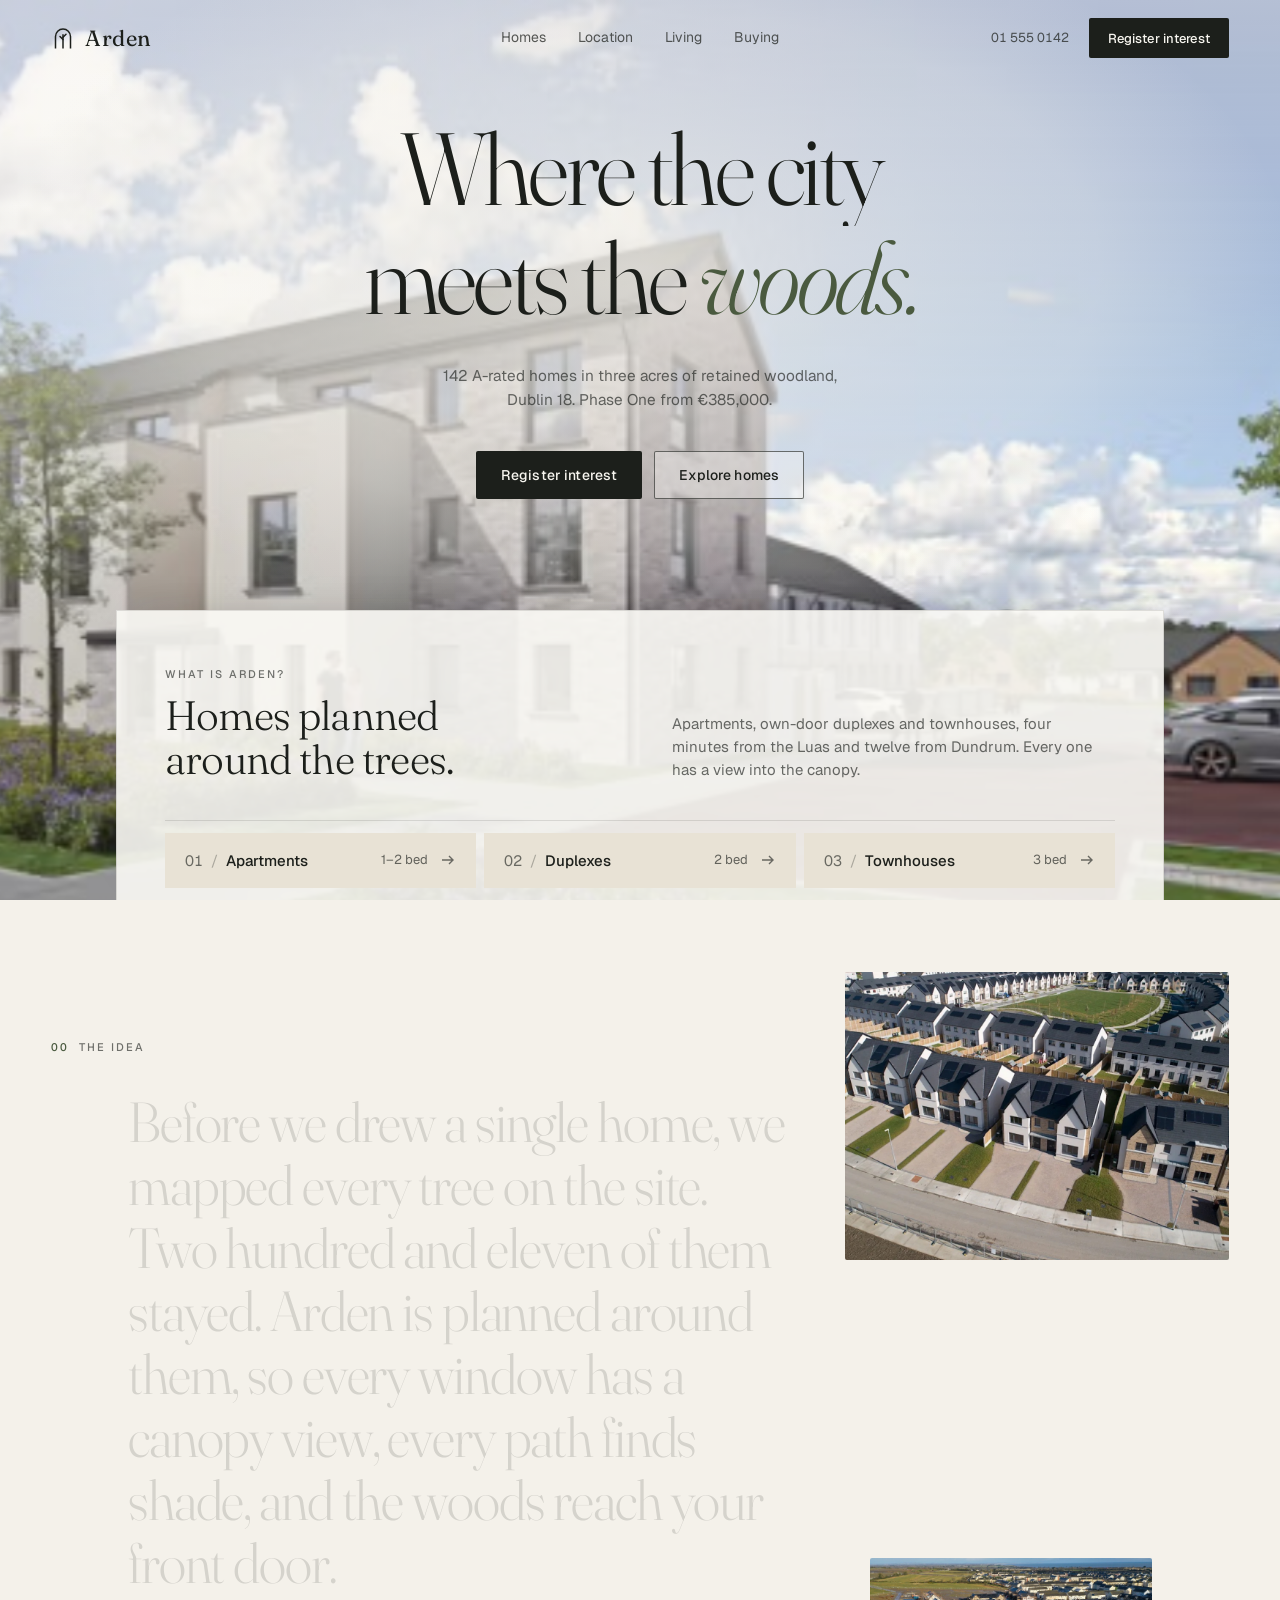
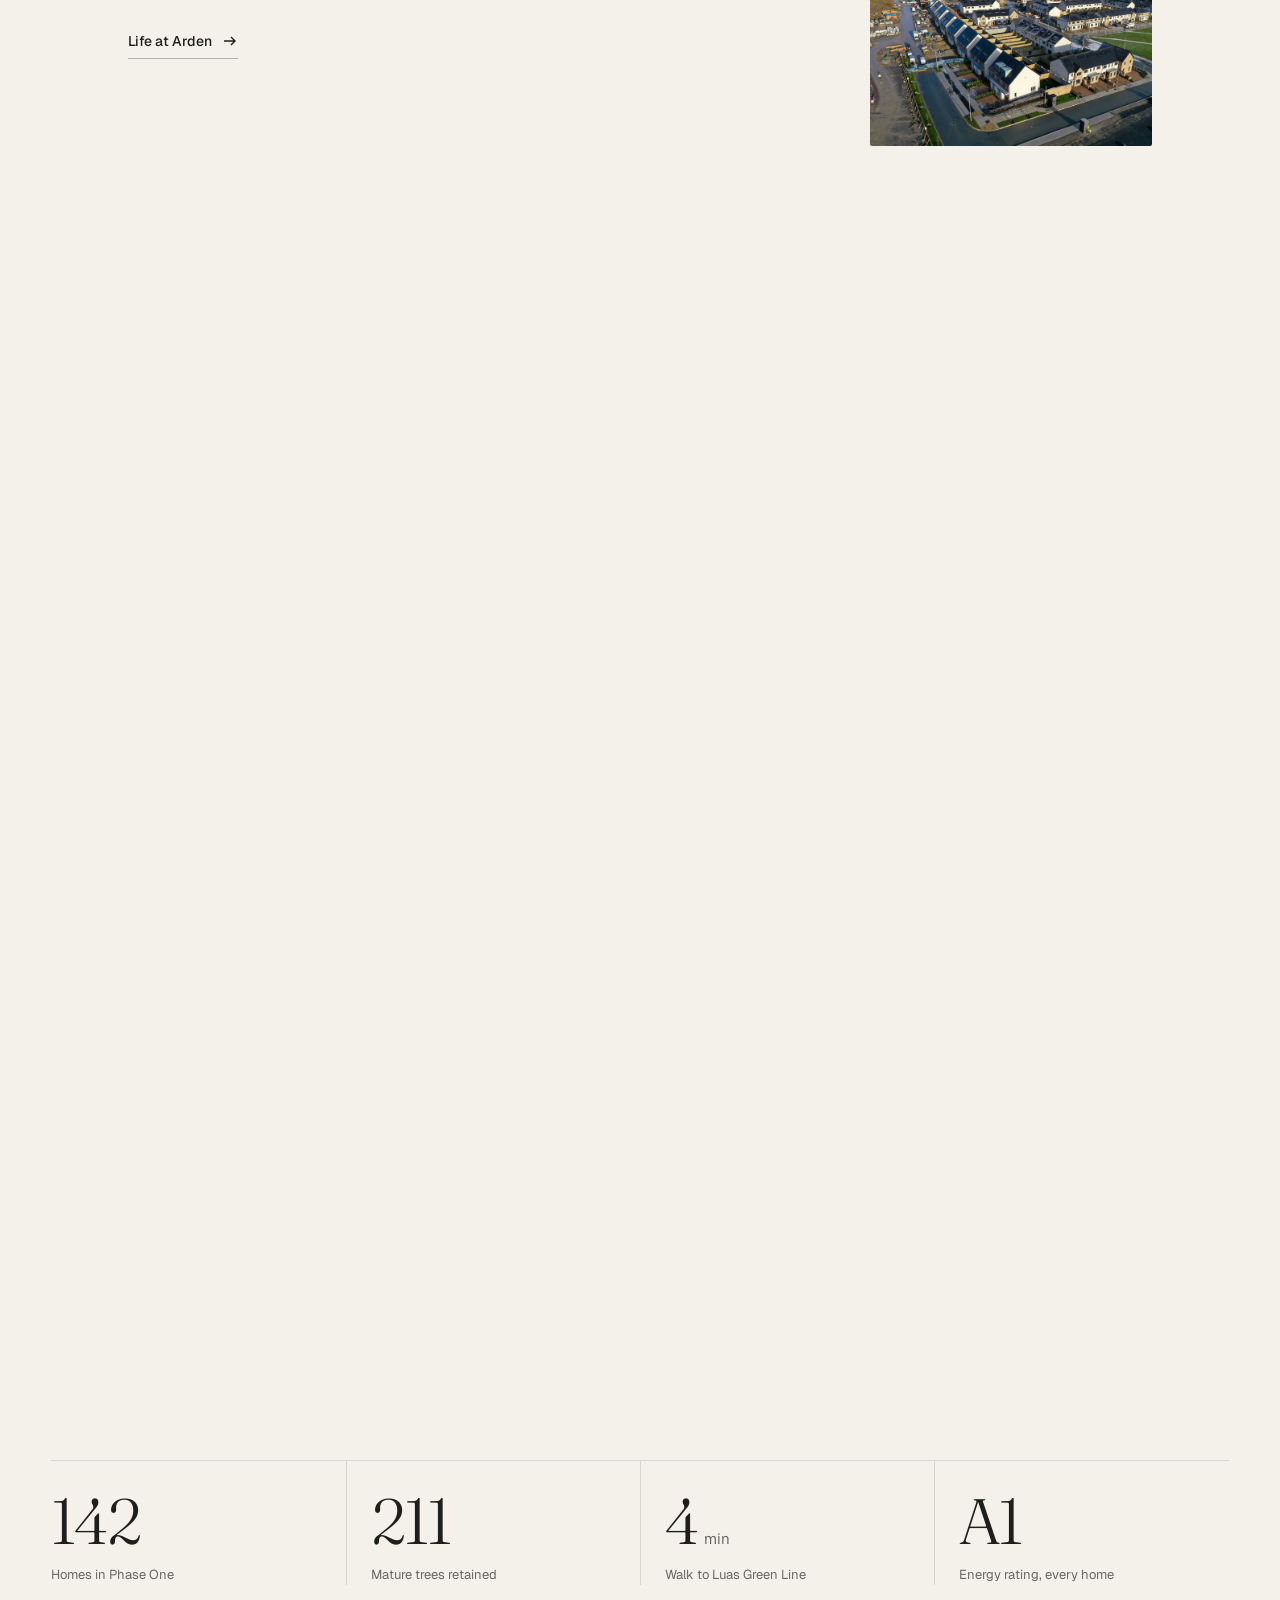
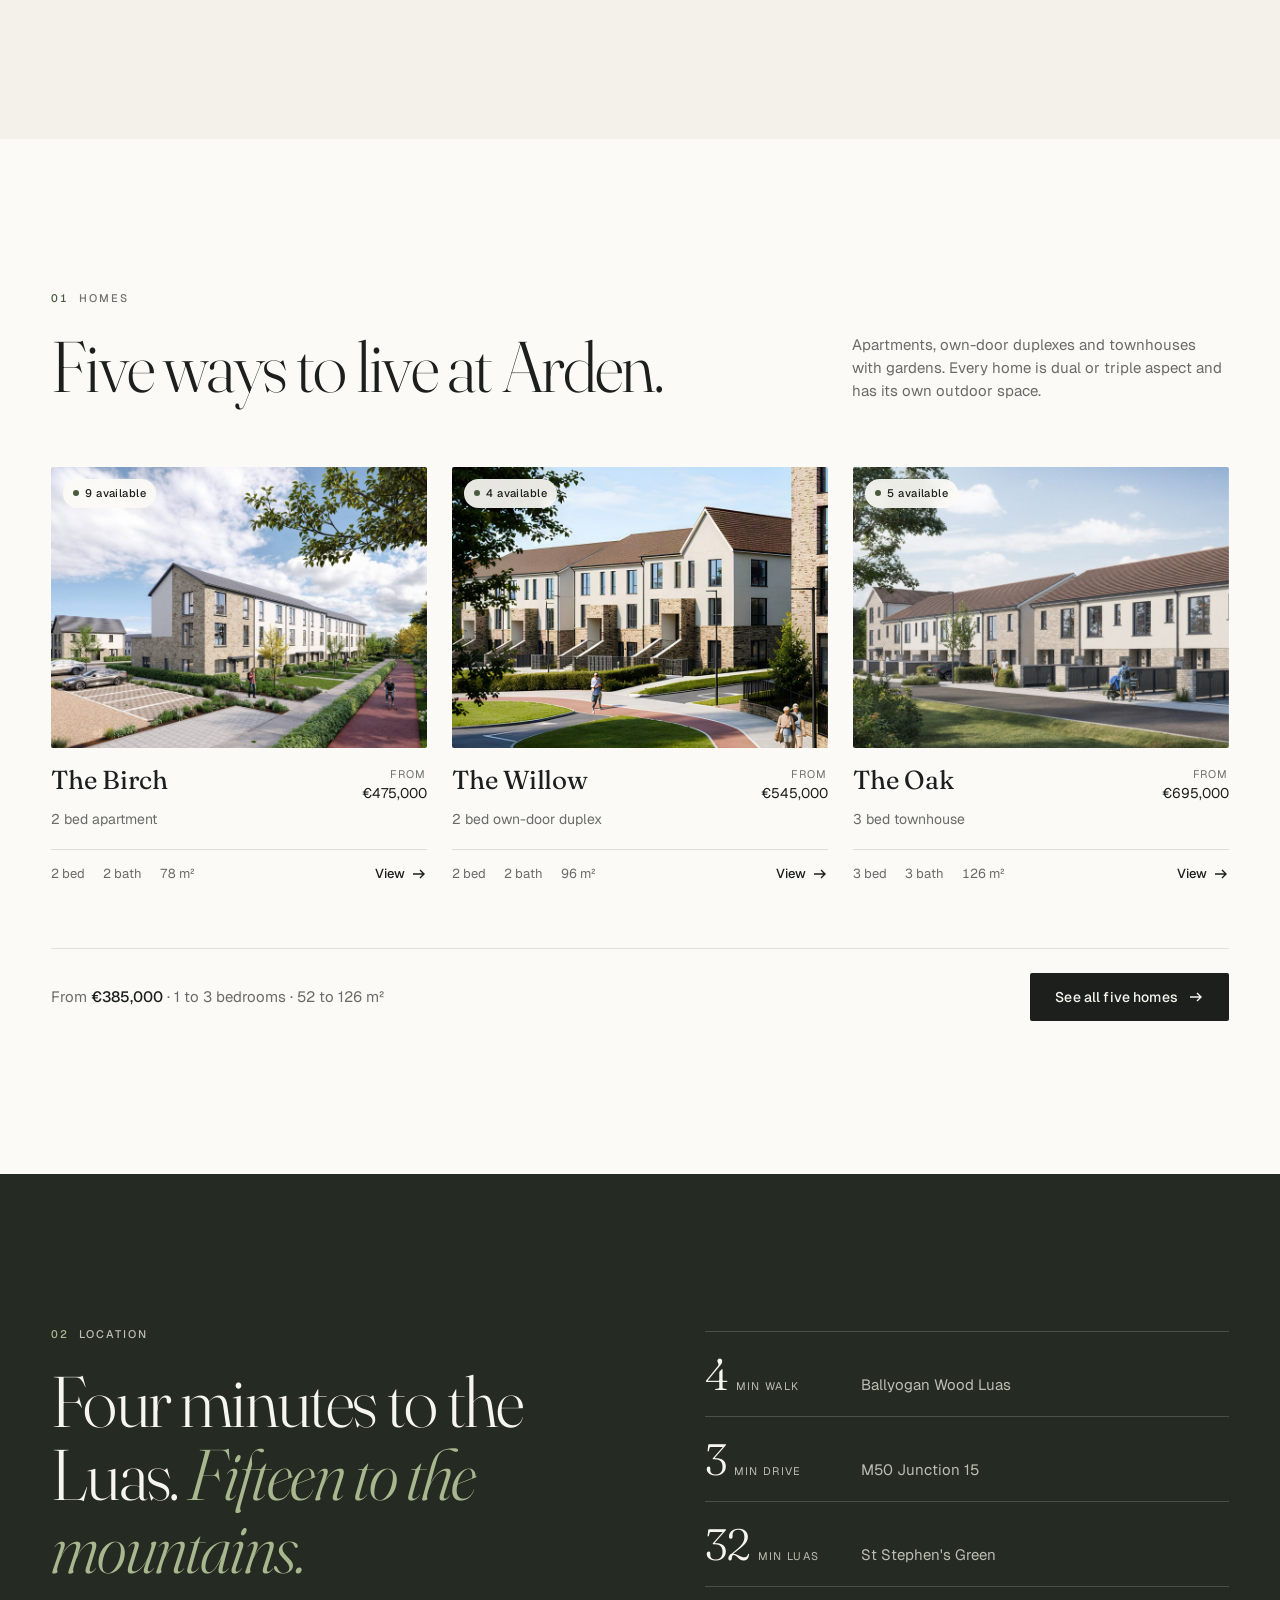
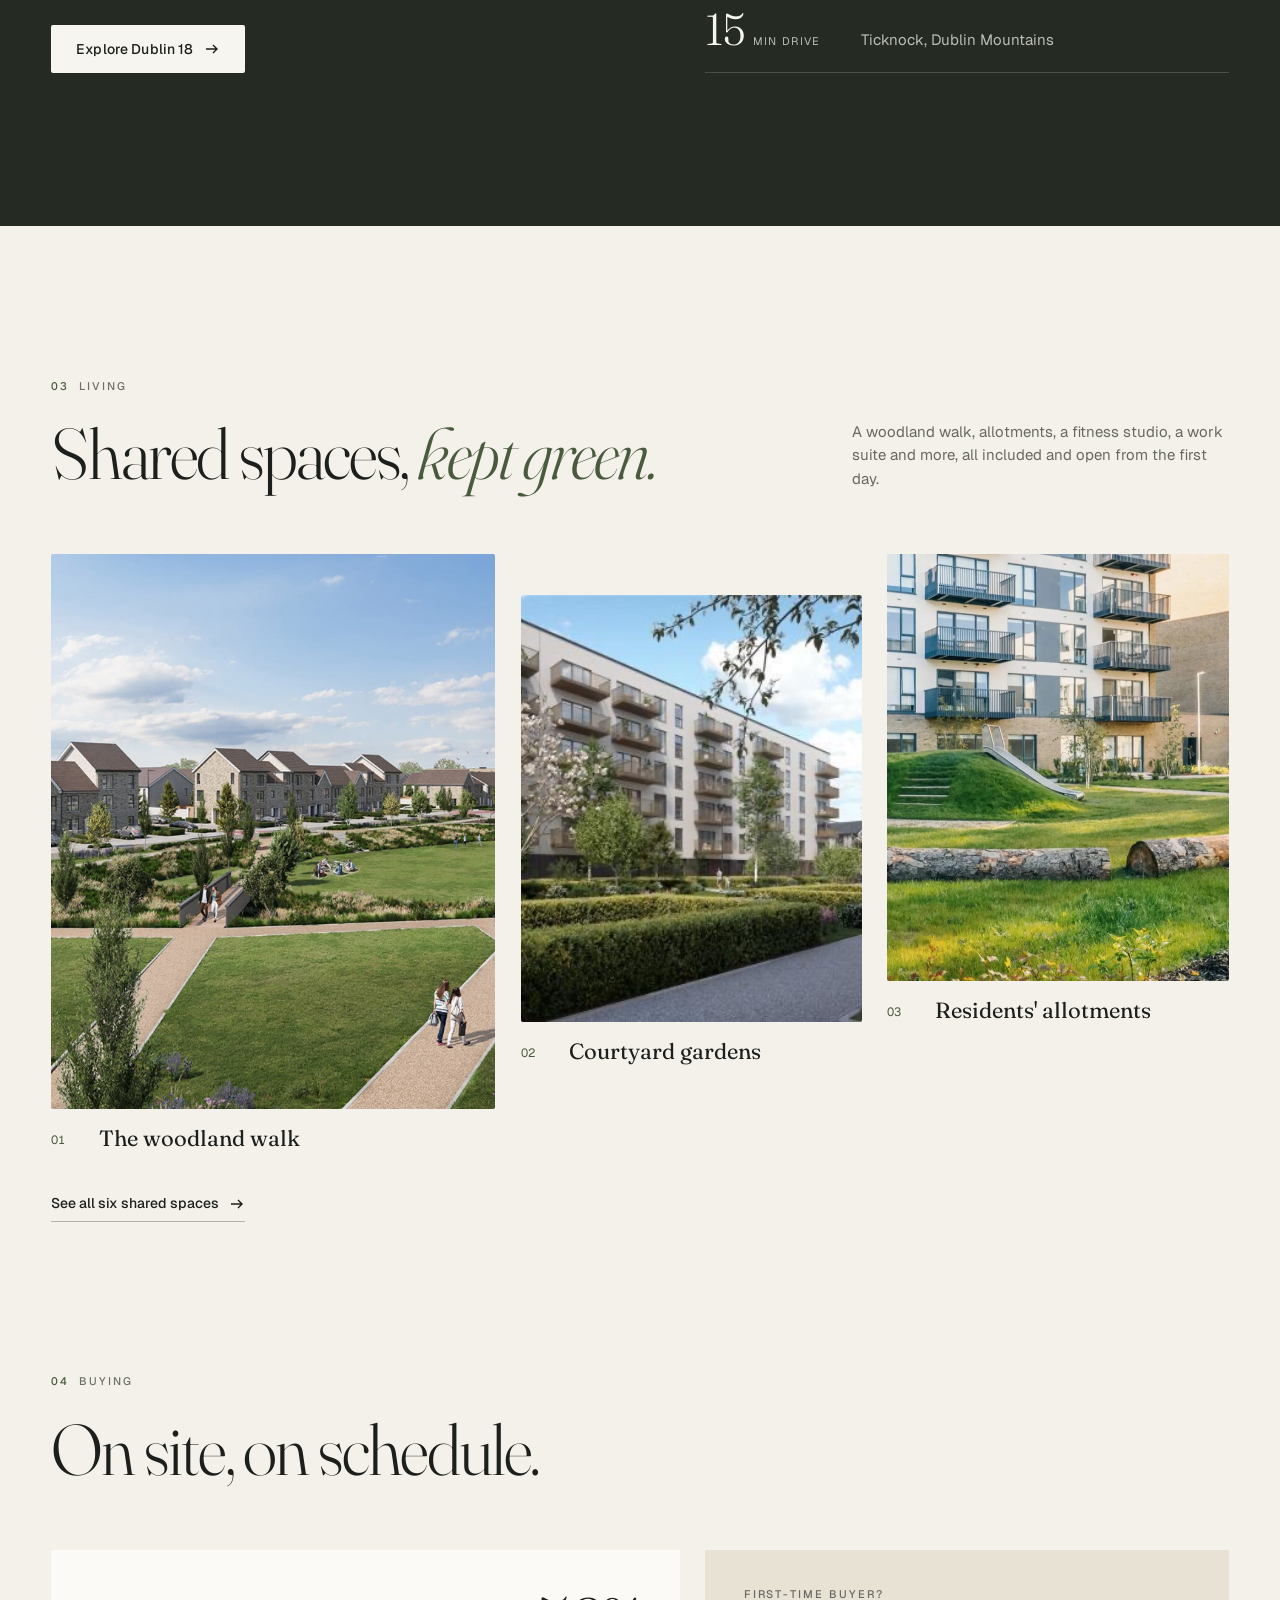
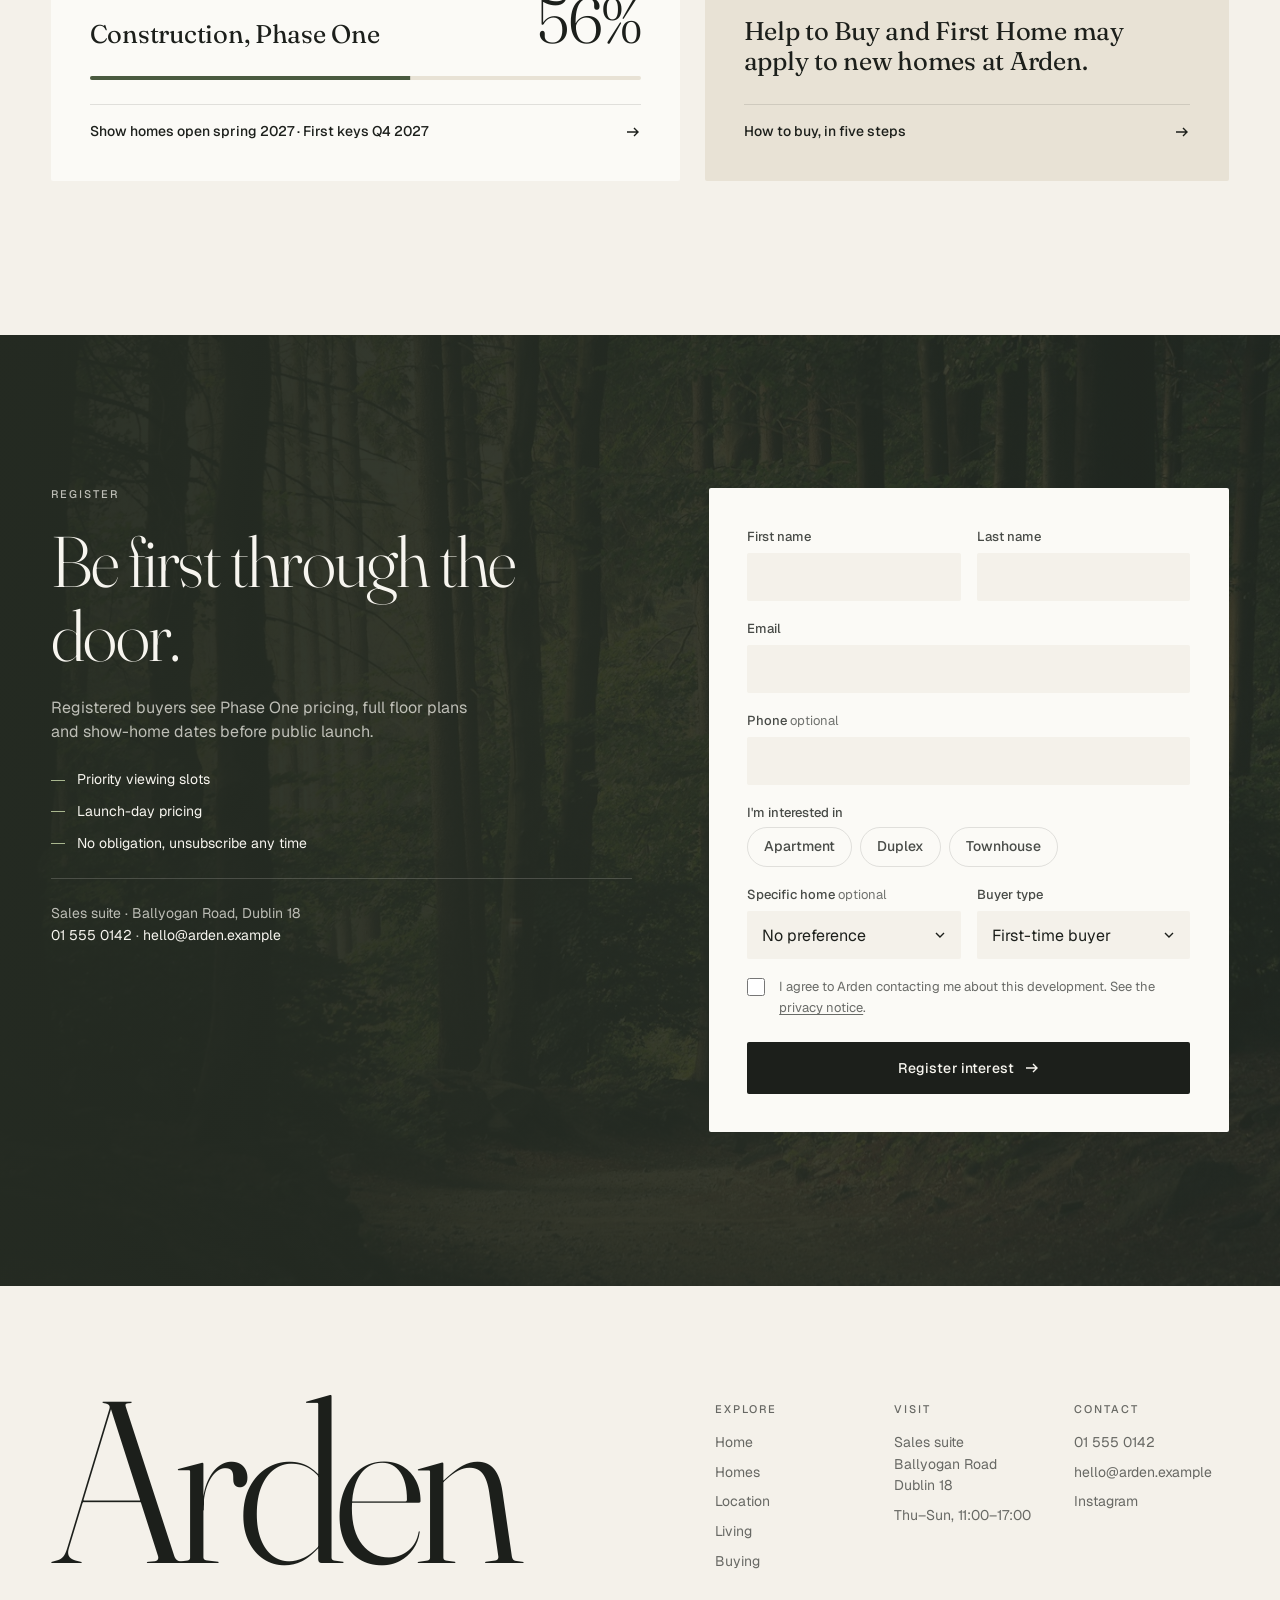
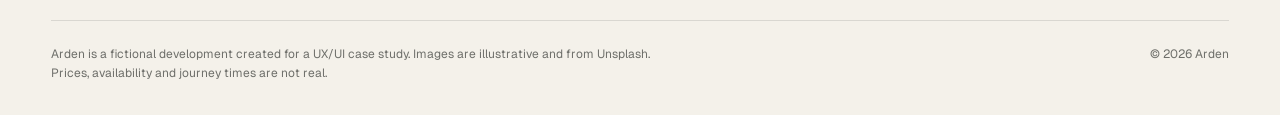
<file: index.html>
<!doctype html>
<html lang="en-IE">
<head>
  <meta charset="utf-8">
  <meta name="viewport" content="width=device-width, initial-scale=1, viewport-fit=cover">
  <title>Arden — Homes at the edge of the woods, Dublin 18</title>
  <meta name="description" content="Arden is a collection of 142 A-rated apartments, duplexes and townhouses set within retained mature woodland in Dublin 18.">
  <meta name="theme-color" content="#F4F1EA">
  <link rel="preconnect" href="https://fonts.googleapis.com">
  <link rel="preconnect" href="https://fonts.gstatic.com" crossorigin>
    <link href="https://fonts.googleapis.com/css2?family=Fraunces:ital,opsz,wght@0,9..144,300..400;1,9..144,300..400&family=Geist:wght@300;400;500;600&display=swap" rel="stylesheet">
  <link rel="stylesheet" href="styles.css?v=17">
</head>
<body data-page="home">
  <main id="main">

    <!-- ============ HERO ============ -->
    <section class="hero" id="top" aria-labelledby="hero-title">
      <!-- Plays once while frames are captured, then loops forward → reverse on a canvas -->
      <!-- Still render animated like the reference: a slow camera move plus a sunlight sweep,
           drawn on a canvas at 30fps and played forward → reverse forever -->
      <div class="hero__bg" aria-hidden="true" data-boomerang-image>
        <img src="assets/img/arden-hero.jpg" alt="" fetchpriority="high">
        <canvas></canvas>
      </div>
      <div class="hero__wash" aria-hidden="true"></div>

      <div class="hero__copy">
        <h1 id="hero-title" class="hero__title">
          <span class="line"><span style="--d:1">Where the city</span></span>
          <span class="line"><span style="--d:2">meets the <em>woods.</em></span></span>
        </h1>
        <p class="hero__lede reveal-load" style="--d:3">142 A-rated homes in three acres of retained woodland, Dublin 18. Phase One from €385,000.</p>
        <div class="hero__ctas reveal-load" style="--d:4">
          <a href="#register" class="btn btn--dark">Register interest</a>
          <a href="homes.html" class="btn btn--line">Explore homes</a>
        </div>
      </div>

      <div class="hero__dock reveal-load" style="--d:5">
        <div class="hero__panel">
          <div class="hero__panel-top">
            <div>
              <p class="eyebrow">What is Arden?</p>
              <h2>Homes planned<br>around the trees.</h2>
            </div>
            <p>Apartments, own-door duplexes and townhouses, four minutes from the Luas and twelve from Dundrum. Every one has a view into the canopy.</p>
          </div>
          <div class="hero__rule"></div>
          <nav class="hero__rows" aria-label="Browse homes by type">
            <a href="homes.html?type=apartment"><span class="n">01</span><span class="s">/</span><span class="l">Apartments</span><span class="m">1–2 bed</span><svg class="arrow" viewBox="0 0 16 16" aria-hidden="true"><path d="M2 8h11M9 4l4 4-4 4"/></svg></a>
            <a href="homes.html?type=duplex"><span class="n">02</span><span class="s">/</span><span class="l">Duplexes</span><span class="m">2 bed</span><svg class="arrow" viewBox="0 0 16 16" aria-hidden="true"><path d="M2 8h11M9 4l4 4-4 4"/></svg></a>
            <a href="homes.html?type=townhouse"><span class="n">03</span><span class="s">/</span><span class="l">Townhouses</span><span class="m">3 bed</span><svg class="arrow" viewBox="0 0 16 16" aria-hidden="true"><path d="M2 8h11M9 4l4 4-4 4"/></svg></a>
          </nav>
        </div>
      </div>
    </section>

    <!-- ============ IDEA ============ -->
    <section class="idea" aria-labelledby="idea-label" data-idea>
      <div class="idea__sticky">
        <div class="wrap idea__inner">
          <p class="eyebrow" id="idea-label"><span class="idx">00</span> The idea</p>
          <p class="idea__text" data-scrub>Before we drew a single home, we mapped every tree on the site. Two hundred and eleven of them stayed. Arden is planned around them, so every window has a canopy view, every path finds shade, and the woods reach your front door.</p>
          <a href="living.html" class="link-arrow">Life at Arden <svg class="arrow" viewBox="0 0 16 16" aria-hidden="true"><path d="M2 8h11M9 4l4 4-4 4"/></svg></a>
        </div>
        <figure class="idea__img idea__img--a" data-parallax="-0.12">
          <img src="assets/img/arden-idea-streets.jpg" alt="Aerial view of finished streets of homes around a green" loading="lazy">
        </figure>
        <figure class="idea__img idea__img--b" data-parallax="0.1">
          <img src="assets/img/arden-idea-build.jpg" alt="Aerial view of new homes under construction" loading="lazy">
        </figure>
      </div>
    </section>

    <!-- ============ FACTS ============ -->
    <section class="facts wrap" aria-label="Arden in numbers">
      <dl class="facts__grid">
        <div class="fact reveal"><dt>Homes in Phase One</dt><dd><span data-count="142">142</span></dd></div>
        <div class="fact reveal"><dt>Mature trees retained</dt><dd><span data-count="211">211</span></dd></div>
        <div class="fact reveal"><dt>Walk to Luas Green Line</dt><dd><span data-count="4">4</span><small>min</small></dd></div>
        <div class="fact reveal"><dt>Energy rating, every home</dt><dd>A1</dd></div>
      </dl>
    </section>

    <!-- ============ HOMES TEASER ============ -->
    <section class="homes" aria-labelledby="homes-title">
      <div class="wrap">
        <div class="sec-head">
          <p class="eyebrow"><span class="idx">01</span> Homes</p>
          <h2 id="homes-title" class="h2 reveal">Five ways to live at Arden.</h2>
          <p class="sec-head__aside reveal">Apartments, own-door duplexes and townhouses with gardens. Every home is dual or triple aspect and has its own outdoor space.</p>
        </div>
        <ul class="grid-homes" data-featured></ul>
        <div class="tease-foot reveal">
          <p>From <strong>€385,000</strong> · 1 to 3 bedrooms · 52 to 126 m²</p>
          <a href="homes.html" class="btn btn--dark">See all five homes <svg class="arrow" viewBox="0 0 16 16" aria-hidden="true"><path d="M2 8h11M9 4l4 4-4 4"/></svg></a>
        </div>
      </div>
    </section>

    <!-- ============ LOCATION TEASER ============ -->
    <section class="tease-loc" aria-labelledby="tl-title">
      <div class="wrap tease-loc__grid">
        <div>
          <p class="eyebrow eyebrow--light"><span class="idx">02</span> Location</p>
          <h2 id="tl-title" class="h2 h2--light reveal">Four minutes to the Luas. <em>Fifteen to the mountains.</em></h2>
          <a href="location.html" class="btn btn--light reveal">Explore Dublin 18 <svg class="arrow" viewBox="0 0 16 16" aria-hidden="true"><path d="M2 8h11M9 4l4 4-4 4"/></svg></a>
        </div>
        <ul class="times">
          <li class="reveal"><span class="times__n">4<small>min walk</small></span><span class="times__l">Ballyogan Wood Luas</span></li>
          <li class="reveal"><span class="times__n">3<small>min drive</small></span><span class="times__l">M50 Junction 15</span></li>
          <li class="reveal"><span class="times__n">32<small>min Luas</small></span><span class="times__l">St Stephen's Green</span></li>
          <li class="reveal"><span class="times__n">15<small>min drive</small></span><span class="times__l">Ticknock, Dublin Mountains</span></li>
        </ul>
      </div>
    </section>

    <!-- ============ LIVING TEASER ============ -->
    <section class="tease-amen" aria-labelledby="ta-title">
      <div class="wrap">
        <div class="sec-head">
          <p class="eyebrow"><span class="idx">03</span> Living</p>
          <h2 id="ta-title" class="h2 reveal">Shared spaces, <em>kept green.</em></h2>
          <p class="sec-head__aside reveal">A woodland walk, allotments, a fitness studio, a work suite and more, all included and open from the first day.</p>
        </div>
        <ul class="tease-amen__grid" data-amen-teaser></ul>
        <a href="living.html" class="link-arrow reveal">See all six shared spaces <svg class="arrow" viewBox="0 0 16 16" aria-hidden="true"><path d="M2 8h11M9 4l4 4-4 4"/></svg></a>
      </div>
    </section>

    <!-- ============ BUYING TEASER ============ -->
    <section class="tease-buy" aria-labelledby="tb-title">
      <div class="wrap">
        <div class="sec-head">
          <p class="eyebrow"><span class="idx">04</span> Buying</p>
          <h2 id="tb-title" class="h2 reveal">On site, on schedule.</h2>
        </div>
        <div class="tease-buy__grid">
          <a href="buying.html" class="card-link reveal">
            <div class="build__head">
              <p class="h3">Construction, Phase One</p>
              <p class="build__pct"><span data-count="58">58</span>%</p>
            </div>
            <div class="bar" role="progressbar" aria-valuemin="0" aria-valuemax="100" aria-valuenow="58" aria-label="Construction progress"><span style="--v:.58"></span></div>
            <p class="card-link__row"><span>Show homes open spring 2027 · First keys Q4 2027</span><svg class="arrow" viewBox="0 0 16 16" aria-hidden="true"><path d="M2 8h11M9 4l4 4-4 4"/></svg></p>
          </a>
          <a href="buying.html" class="card-link card-link--sand reveal">
            <p class="eyebrow">First-time buyer?</p>
            <p class="h3">Help to Buy and First Home may apply to new homes at Arden.</p>
            <p class="card-link__row"><span>How to buy, in five steps</span><svg class="arrow" viewBox="0 0 16 16" aria-hidden="true"><path d="M2 8h11M9 4l4 4-4 4"/></svg></p>
          </a>
        </div>
      </div>
    </section>

    <div data-slot="register"></div>
  </main>

  <script src="main.js?v=17"></script>
</body>
</html>
</file>
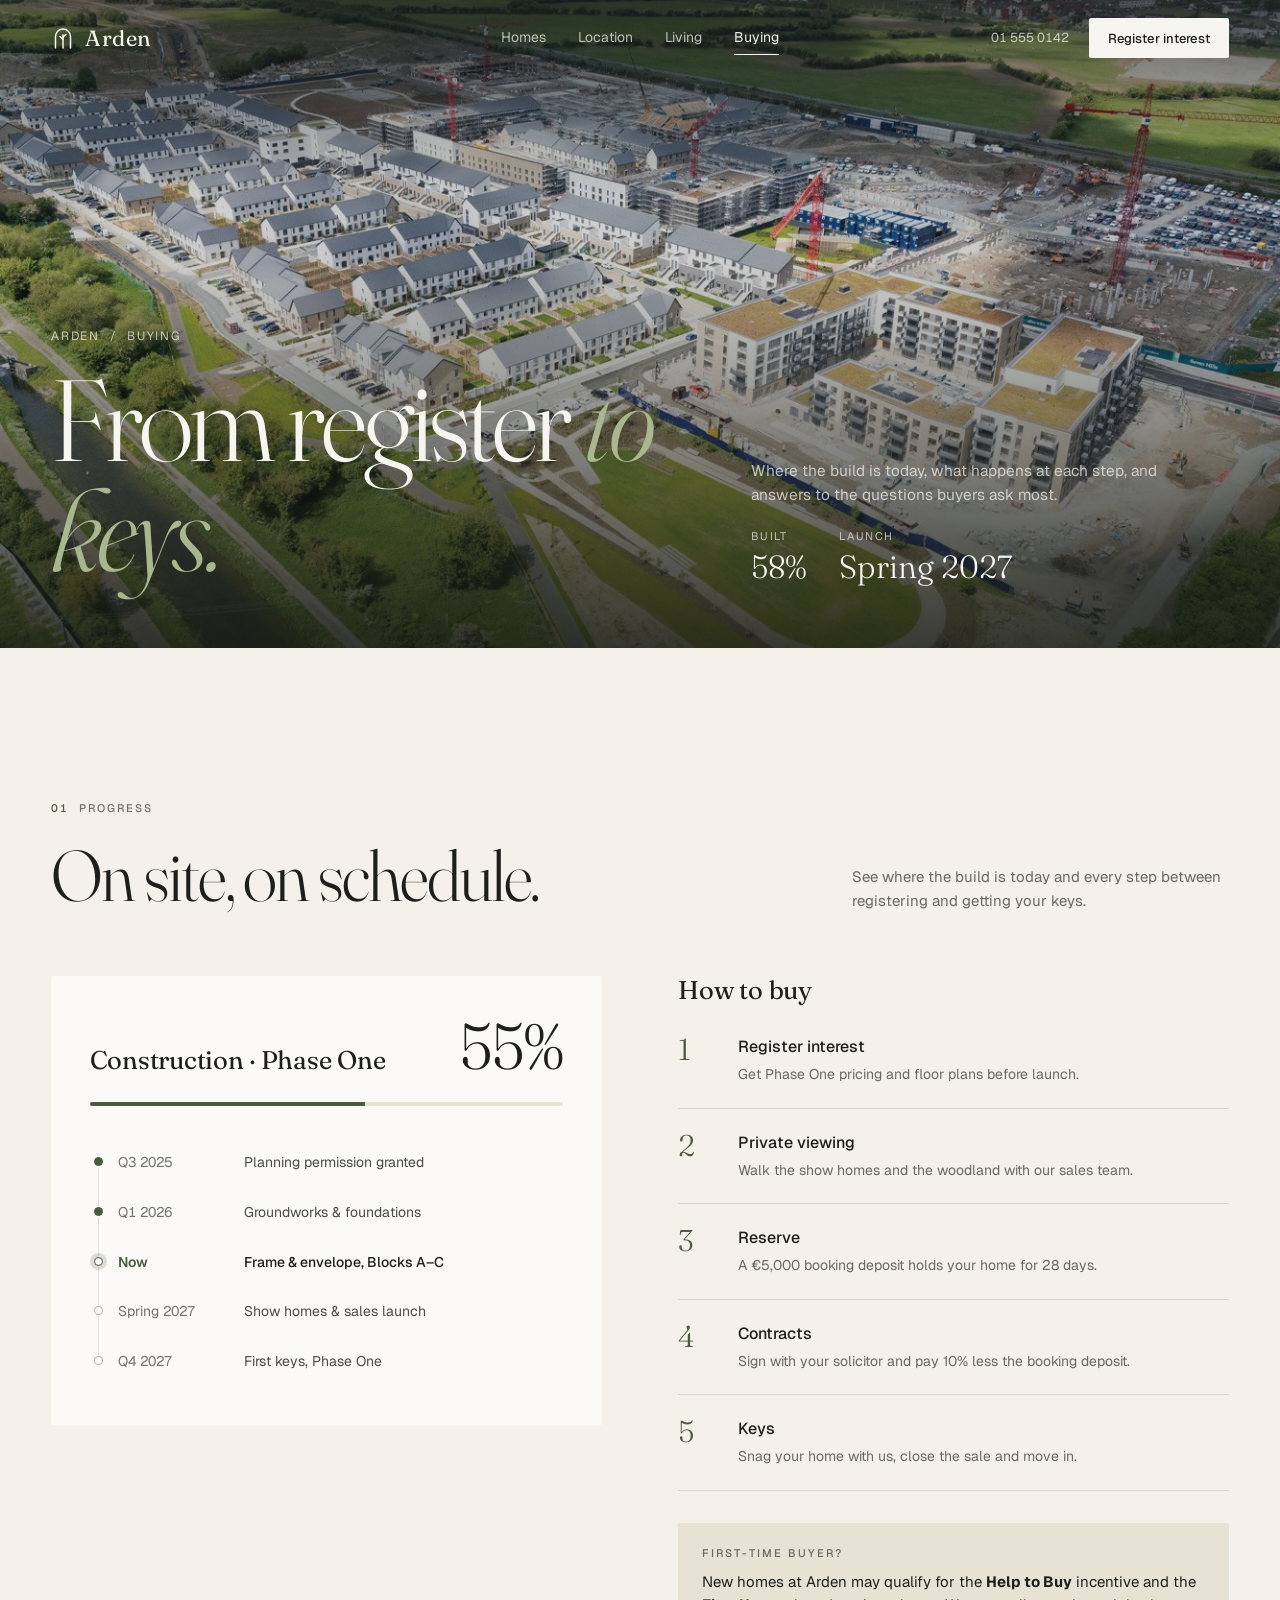
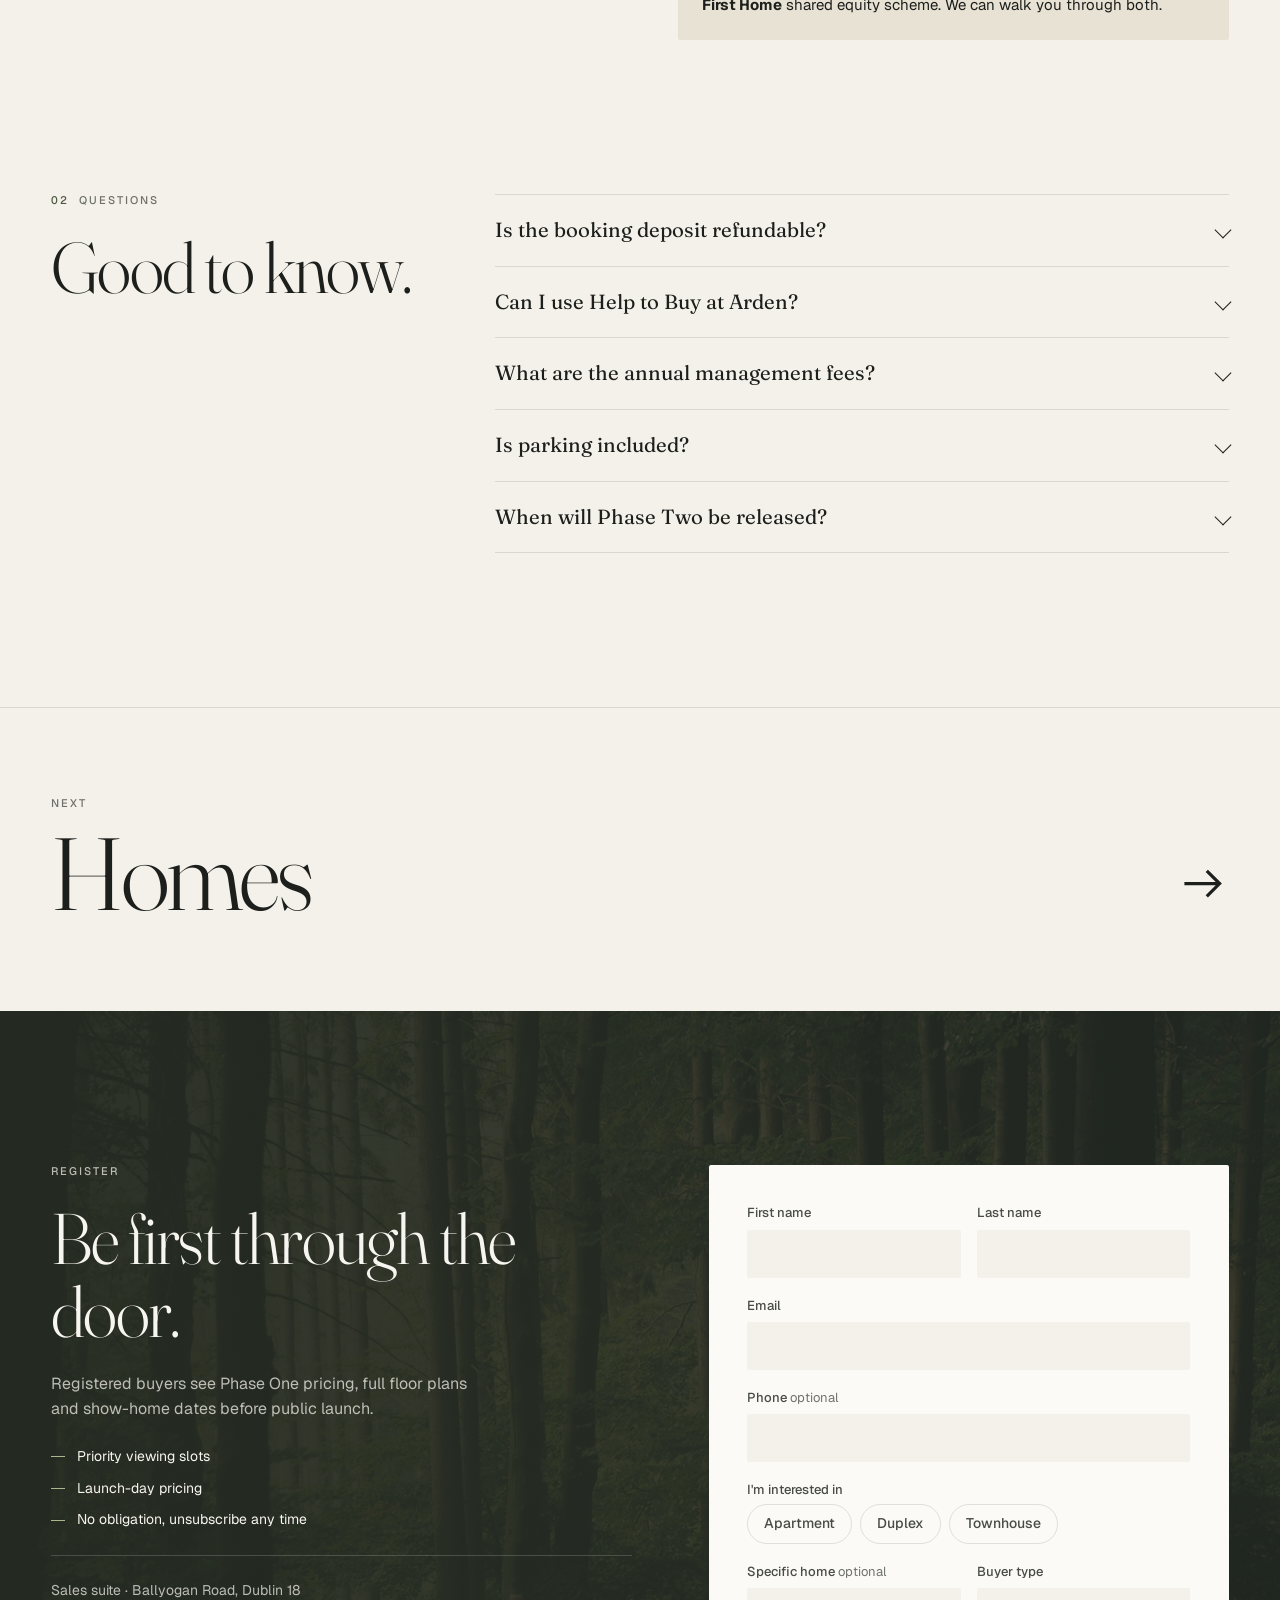
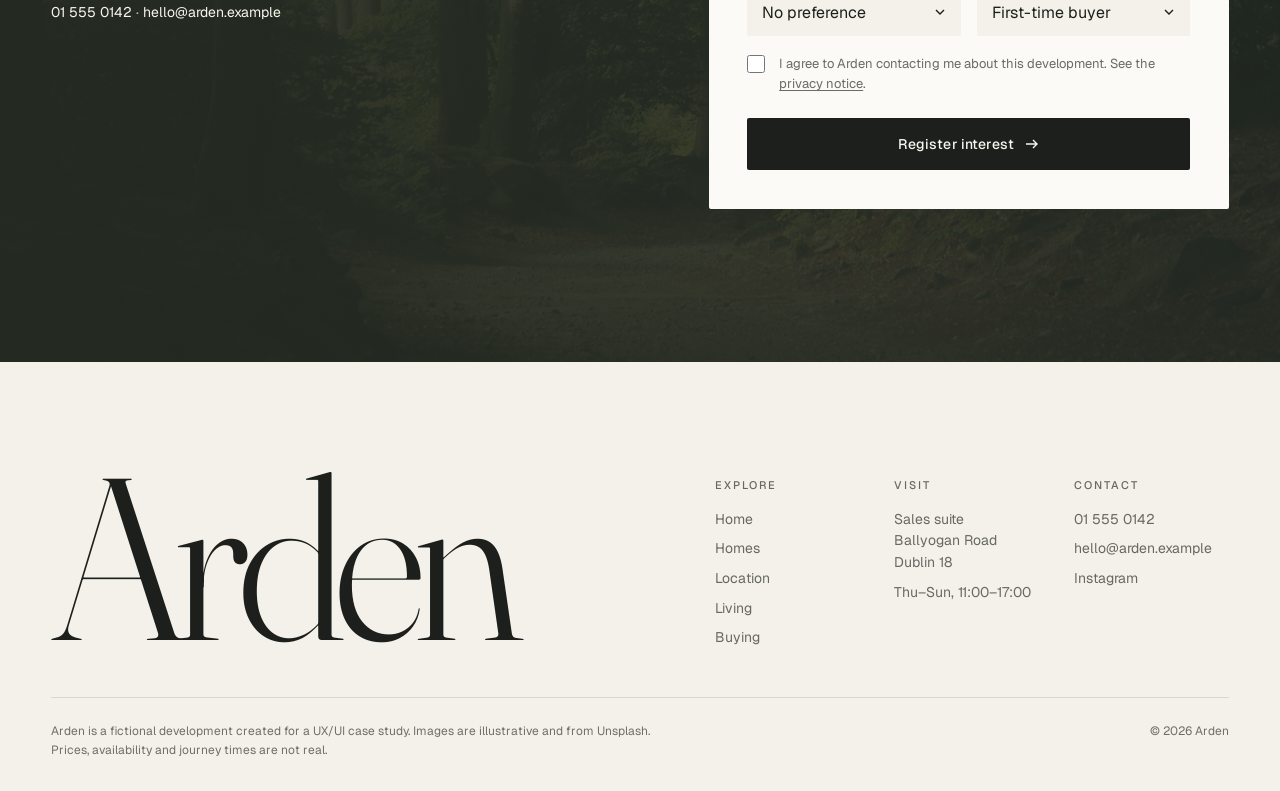
<file: buying.html>
<!doctype html>
<html lang="en-IE">
<head>
  <meta charset="utf-8">
  <meta name="viewport" content="width=device-width, initial-scale=1, viewport-fit=cover">
  <title>Buying — Arden, Dublin 18</title>
  <meta name="description" content="Construction progress, how to buy and buyer questions for Arden, Dublin 18.">
  <meta name="theme-color" content="#F4F1EA">
  <link rel="preconnect" href="https://fonts.googleapis.com">
  <link rel="preconnect" href="https://fonts.gstatic.com" crossorigin>
  <link href="https://fonts.googleapis.com/css2?family=Fraunces:ital,opsz,wght@0,9..144,300..400;1,9..144,300..400&family=Geist:wght@300;400;500;600&display=swap" rel="stylesheet">
  <link rel="stylesheet" href="styles.css?v=17">
</head>
<body data-page="buying">
  <main id="main">
    <section class="phero" id="top" aria-labelledby="page-title">
      <div class="phero__media" aria-hidden="true"><img src="assets/img/arden-buying-hero.jpg" alt="" fetchpriority="high"></div>
      <div class="wrap phero__grid">
        <div>
          <nav class="crumbs reveal-load" style="--d:0" aria-label="Breadcrumb"><a href="index.html">Arden</a><span aria-hidden="true">/</span><span aria-current="page">Buying</span></nav>
          <h1 id="page-title" class="reveal-load" style="--d:1">From register <em>to keys.</em></h1>
        </div>
        <div class="phero__side reveal-load" style="--d:2">
          <p class="phero__lede">Where the build is today, what happens at each step, and answers to the questions buyers ask most.</p>
          <dl class="phero__stats"><div><dt>Built</dt><dd>58%</dd></div><div><dt>Launch</dt><dd>Spring 2027</dd></div></dl>
        </div>
      </div>
    </section>

    <section class="progress" id="progress" aria-labelledby="progress-title">
      <div class="wrap">
        <div class="sec-head">
          <p class="eyebrow"><span class="idx">01</span> Progress</p>
          <h2 id="progress-title" class="h2 reveal">On site, on schedule.</h2>
          <p class="sec-head__aside reveal">See where the build is today and every step between registering and getting your keys.</p>
        </div>
        <div class="progress__grid">
          <div class="build reveal">
            <div class="build__head">
              <h3 class="h3">Construction · Phase One</h3>
              <p class="build__pct"><span data-count="58">58</span>%</p>
            </div>
            <div class="bar" role="progressbar" aria-valuemin="0" aria-valuemax="100" aria-valuenow="58" aria-label="Construction progress"><span style="--v:.58"></span></div>
            <ol class="timeline">
              <li class="is-done"><span class="t-date">Q3 2025</span><span class="t-name">Planning permission granted</span></li>
              <li class="is-done"><span class="t-date">Q1 2026</span><span class="t-name">Groundworks &amp; foundations</span></li>
              <li class="is-now"><span class="t-date">Now</span><span class="t-name">Frame &amp; envelope, Blocks A–C</span></li>
              <li><span class="t-date">Spring 2027</span><span class="t-name">Show homes &amp; sales launch</span></li>
              <li><span class="t-date">Q4 2027</span><span class="t-name">First keys, Phase One</span></li>
            </ol>
          </div>
          <div class="buy">
            <h3 class="h3 reveal">How to buy</h3>
            <ol class="steps">
              <li class="reveal"><span class="steps__n">1</span><div><strong>Register interest</strong><p>Get Phase One pricing and floor plans before launch.</p></div></li>
              <li class="reveal"><span class="steps__n">2</span><div><strong>Private viewing</strong><p>Walk the show homes and the woodland with our sales team.</p></div></li>
              <li class="reveal"><span class="steps__n">3</span><div><strong>Reserve</strong><p>A €5,000 booking deposit holds your home for 28 days.</p></div></li>
              <li class="reveal"><span class="steps__n">4</span><div><strong>Contracts</strong><p>Sign with your solicitor and pay 10% less the booking deposit.</p></div></li>
              <li class="reveal"><span class="steps__n">5</span><div><strong>Keys</strong><p>Snag your home with us, close the sale and move in.</p></div></li>
            </ol>
            <div class="note reveal">
              <p class="eyebrow">First-time buyer?</p>
              <p>New homes at Arden may qualify for the <strong>Help to Buy</strong> incentive and the <strong>First Home</strong> shared equity scheme. We can walk you through both.</p>
            </div>
          </div>
        </div>
      </div>
    </section>

    <section class="faq" aria-labelledby="faq-title">
      <div class="wrap faq__grid">
        <div>
          <p class="eyebrow"><span class="idx">02</span> Questions</p>
          <h2 id="faq-title" class="h2 reveal" style="margin-top:24px">Good to know.</h2>
        </div>
        <div class="reveal">
          <details><summary>Is the booking deposit refundable?</summary><p>Yes. If you decide not to proceed before signing contracts, the €5,000 booking deposit is returned in full.</p></details>
          <details><summary>Can I use Help to Buy at Arden?</summary><p>Help to Buy is for first-time buyers purchasing a new home to live in. Homes at Arden are new builds, so you may qualify, subject to Revenue's conditions. We'll share a guide when you register.</p></details>
          <details><summary>What are the annual management fees?</summary><p>Fees cover the shared spaces, woodland care, insurance of common areas and the on-site team. Final figures are published with Phase One pricing.</p></details>
          <details><summary>Is parking included?</summary><p>Townhouses include two driveway spaces with EV charging. Apartment and duplex parking is available to buy with selected homes.</p></details>
          <details><summary>When will Phase Two be released?</summary><p>Phase Two, with larger duplexes and four-bed townhouses, is planned for release in 2028. Registered buyers hear first.</p></details>
        </div>
      </div>
    </section>

    <nav class="next" aria-label="Next page">
      <div class="wrap"><a href="homes.html"><span><span class="eyebrow">Next</span><span class="next__t">Homes</span></span><svg class="arrow" viewBox="0 0 16 16" aria-hidden="true"><path d="M2 8h11M9 4l4 4-4 4"/></svg></a></div>
    </nav>

    <div data-slot="register"></div>
  </main>

  <script src="main.js?v=17"></script>
</body>
</html>
</file>
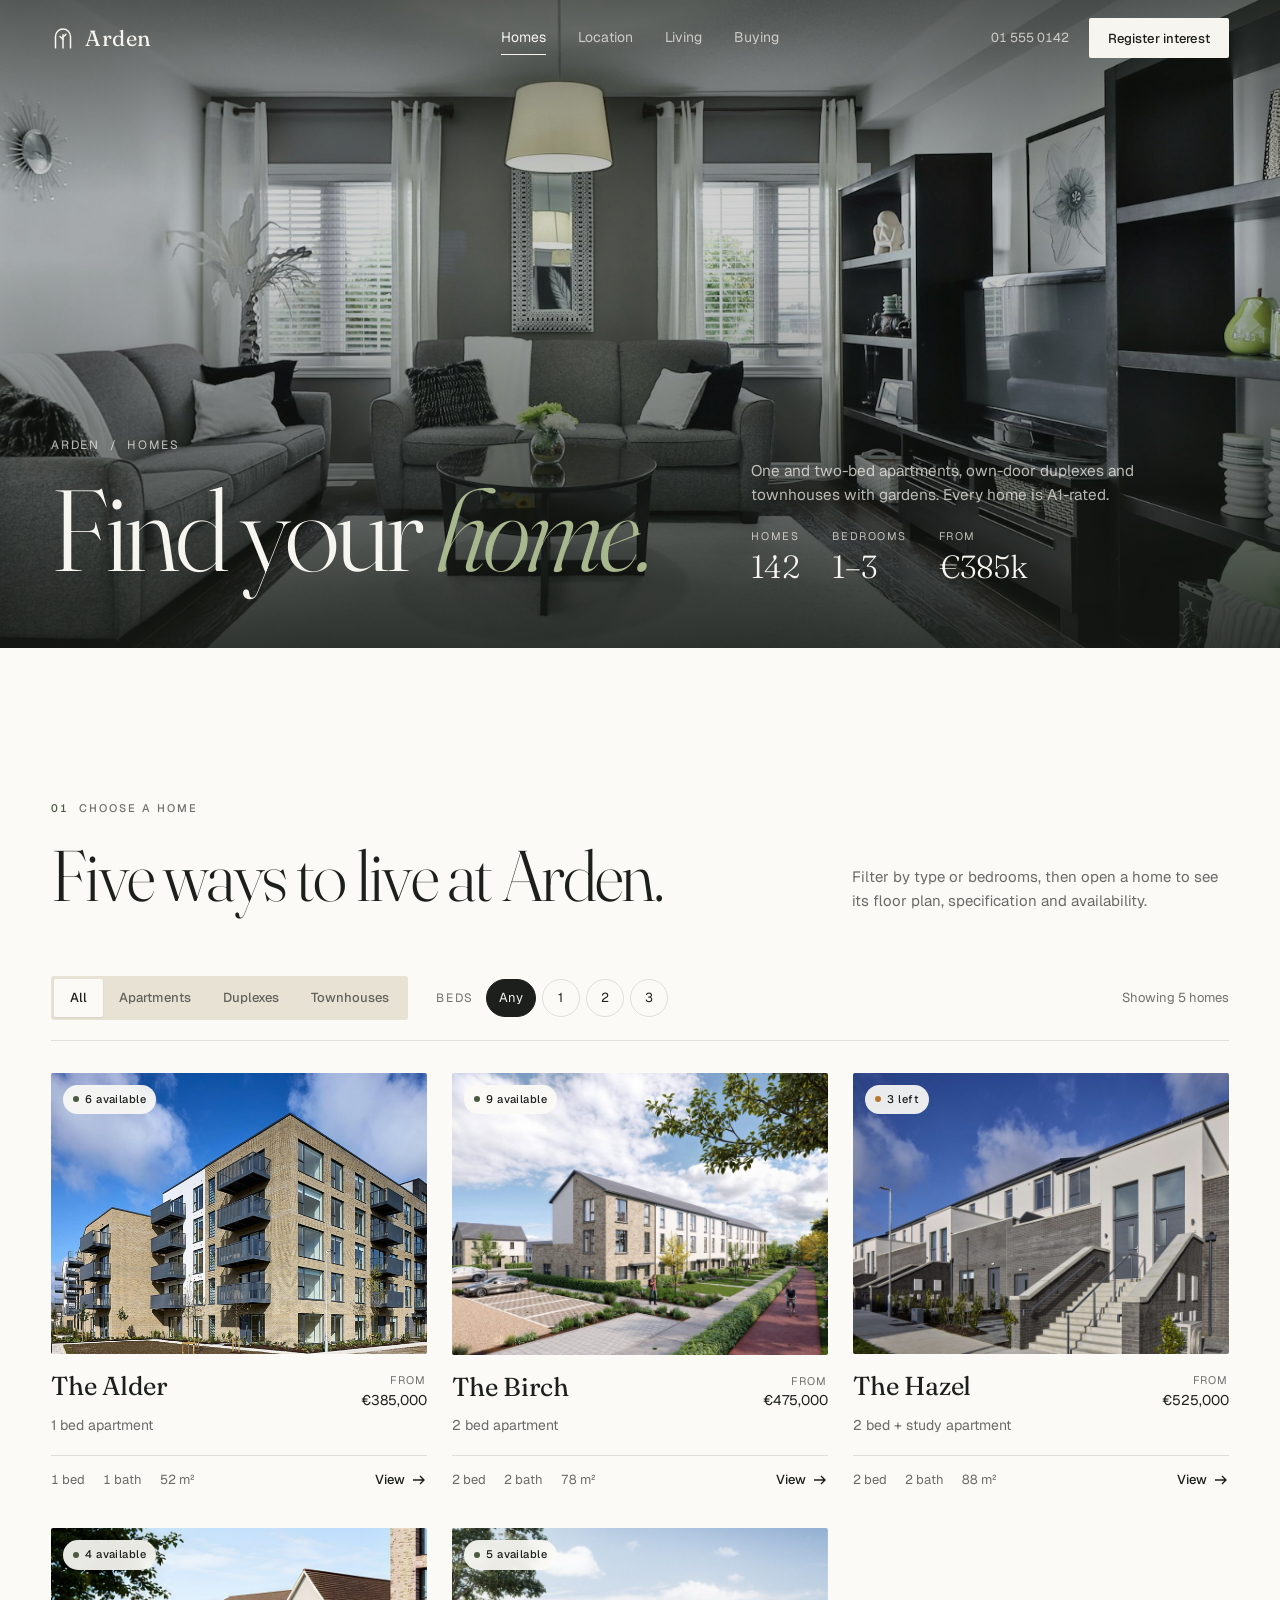
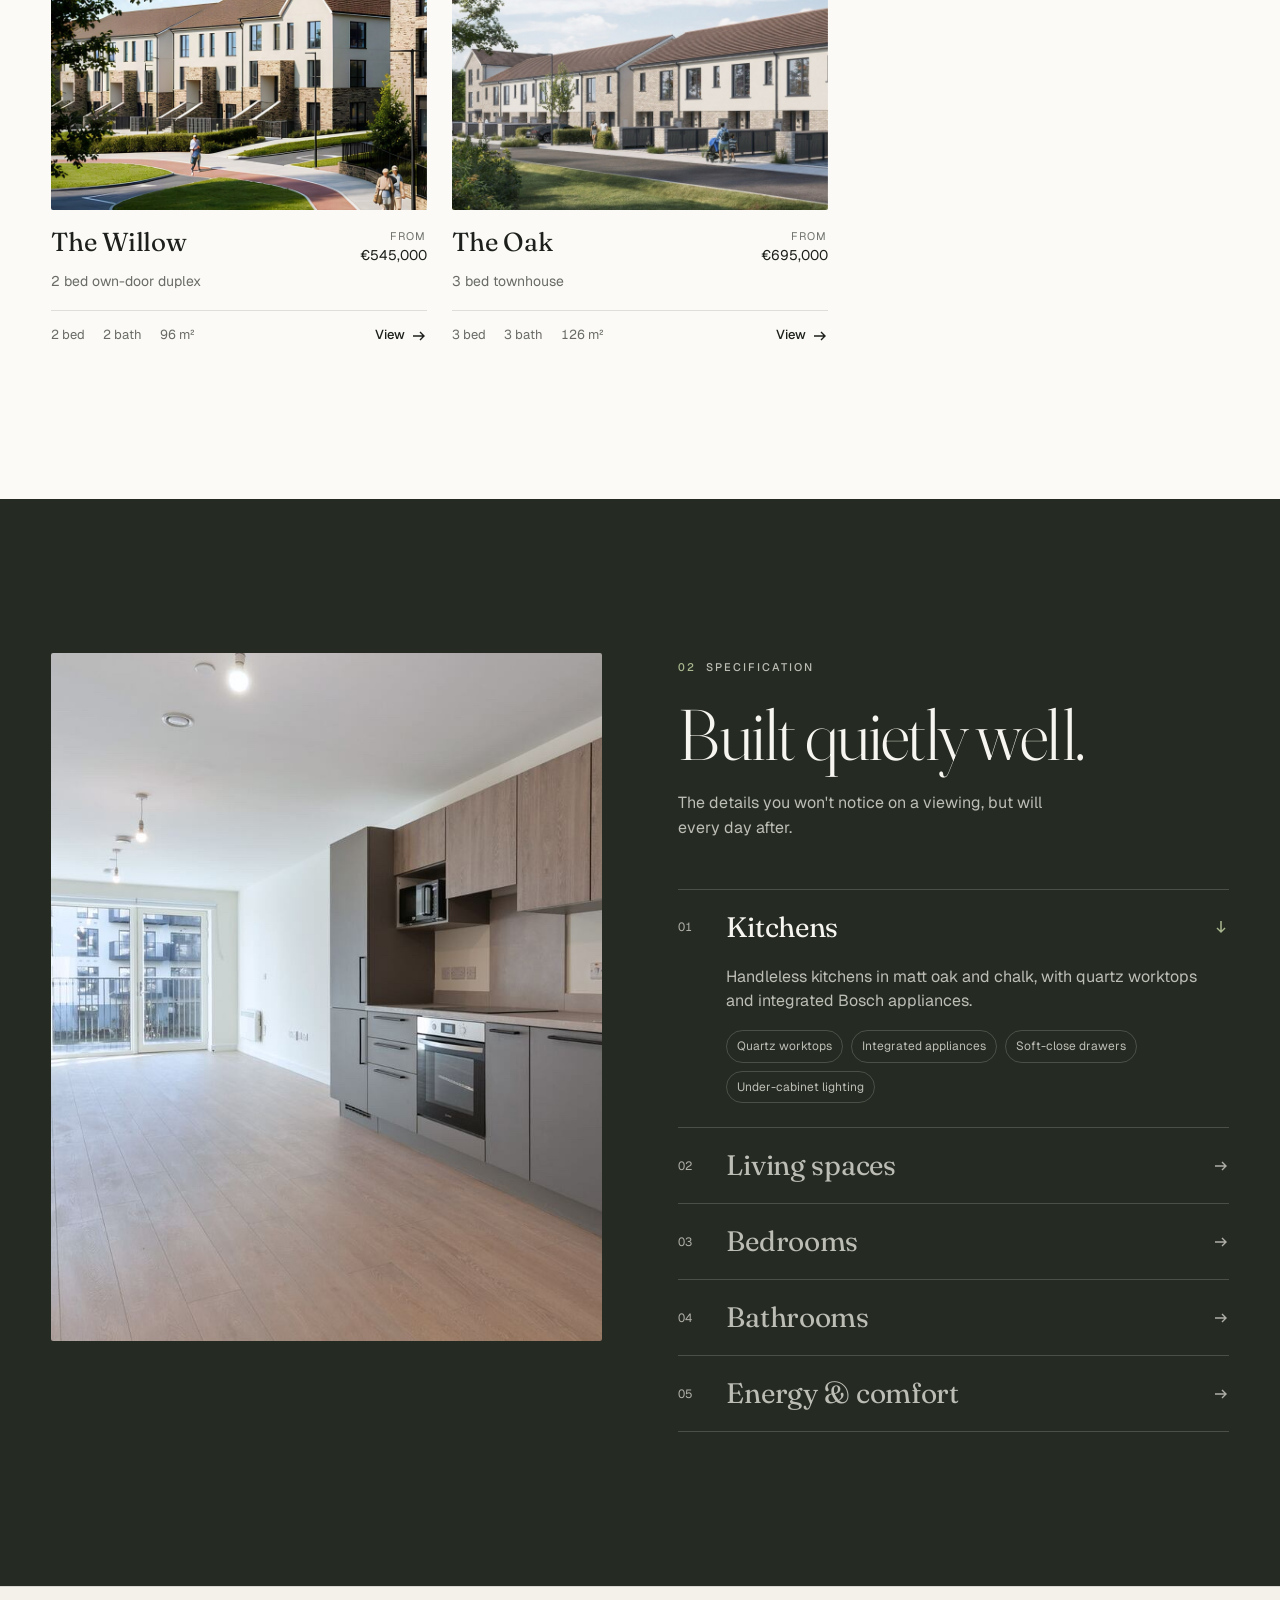
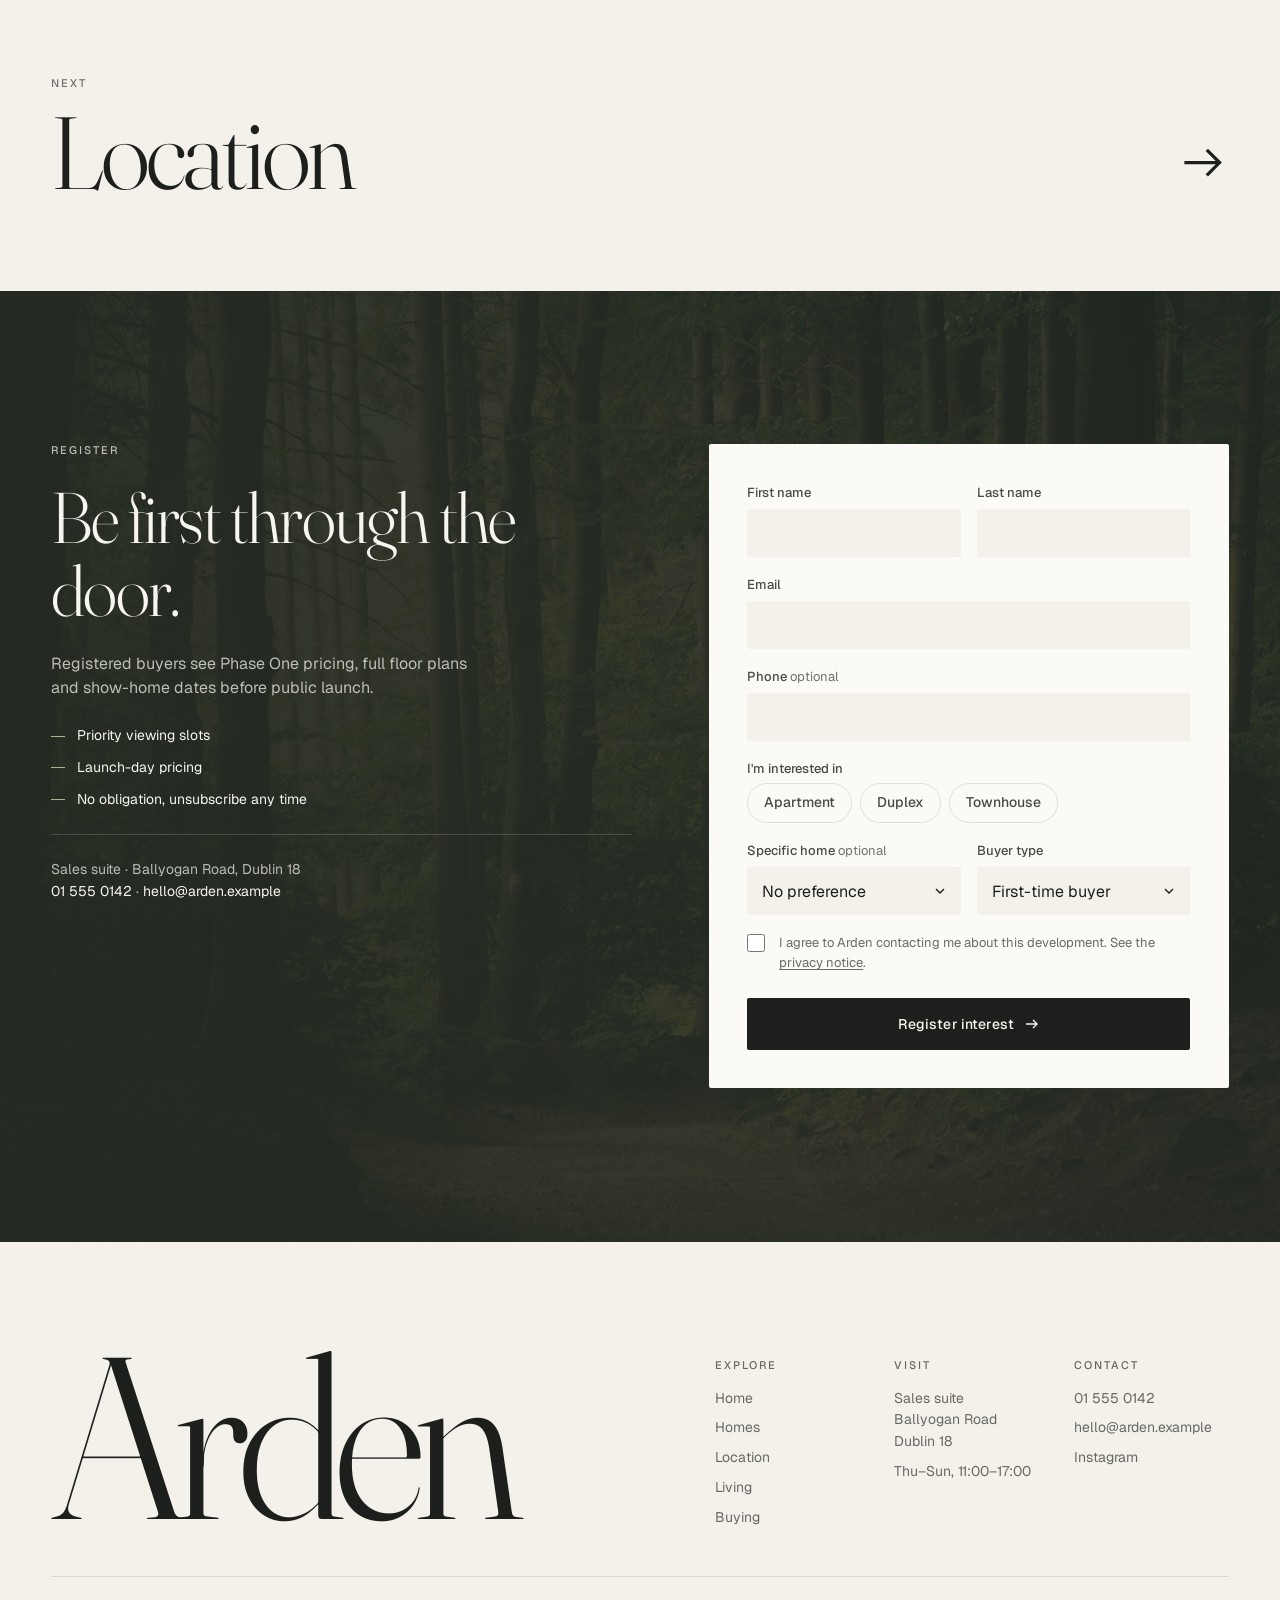
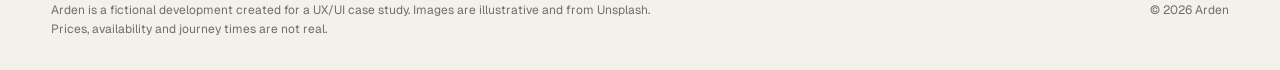
<file: homes.html>
<!doctype html>
<html lang="en-IE">
<head>
  <meta charset="utf-8">
  <meta name="viewport" content="width=device-width, initial-scale=1, viewport-fit=cover">
  <title>Homes — Arden, Dublin 18</title>
  <meta name="description" content="Apartments, duplexes and townhouses at Arden, Dublin 18. Filter homes, view floor plans and specification.">
  <meta name="theme-color" content="#F4F1EA">
  <link rel="preconnect" href="https://fonts.googleapis.com">
  <link rel="preconnect" href="https://fonts.gstatic.com" crossorigin>
  <link href="https://fonts.googleapis.com/css2?family=Fraunces:ital,opsz,wght@0,9..144,300..400;1,9..144,300..400&family=Geist:wght@300;400;500;600&display=swap" rel="stylesheet">
  <link rel="stylesheet" href="styles.css?v=17">
</head>
<body data-page="homes">
  <main id="main">
    <section class="phero" id="top" aria-labelledby="page-title">
      <div class="phero__media" aria-hidden="true"><img src="assets/img/1600121848594-d8644e57abab.jpg" alt="" fetchpriority="high"></div>
      <div class="wrap phero__grid">
        <div>
          <nav class="crumbs reveal-load" style="--d:0" aria-label="Breadcrumb"><a href="index.html">Arden</a><span aria-hidden="true">/</span><span aria-current="page">Homes</span></nav>
          <h1 id="page-title" class="reveal-load" style="--d:1">Find your <em>home.</em></h1>
        </div>
        <div class="phero__side reveal-load" style="--d:2">
          <p class="phero__lede">One and two-bed apartments, own-door duplexes and townhouses with gardens. Every home is A1-rated.</p>
          <dl class="phero__stats"><div><dt>Homes</dt><dd>142</dd></div><div><dt>Bedrooms</dt><dd>1–3</dd></div><div><dt>From</dt><dd>€385k</dd></div></dl>
        </div>
      </div>
    </section>

    <section class="homes" id="homes" aria-labelledby="homes-title">
      <div class="wrap">
        <div class="sec-head">
          <p class="eyebrow"><span class="idx">01</span> Choose a home</p>
          <h2 id="homes-title" class="h2 reveal">Five ways to live at Arden.</h2>
          <p class="sec-head__aside reveal">Filter by type or bedrooms, then open a home to see its floor plan, specification and availability.</p>
        </div>

        <div class="filters" role="group" aria-label="Filter homes">
          <div class="seg" role="radiogroup" aria-label="Home type" data-filter="type">
            <button role="radio" aria-checked="true" data-value="all">All</button>
            <button role="radio" aria-checked="false" data-value="apartment">Apartments</button>
            <button role="radio" aria-checked="false" data-value="duplex">Duplexes</button>
            <button role="radio" aria-checked="false" data-value="townhouse">Townhouses</button>
          </div>
          <div class="chips" role="radiogroup" aria-label="Bedrooms" data-filter="beds">
            <span class="chips__label">Beds</span>
            <button role="radio" aria-checked="true" data-value="any">Any</button>
            <button role="radio" aria-checked="false" data-value="1">1</button>
            <button role="radio" aria-checked="false" data-value="2">2</button>
            <button role="radio" aria-checked="false" data-value="3">3</button>
          </div>
          <p class="filters__count" aria-live="polite" data-count-label>Showing 5 homes</p>
        </div>

        <ul class="grid-homes" data-homes></ul>
        <p class="empty" hidden data-empty>No homes match that combination yet. <button class="text-btn" data-reset>Clear filters</button></p>
      </div>
    </section>

    <section class="spec" id="specification" aria-labelledby="spec-title">
      <div class="wrap spec__grid">
        <div class="spec__media" aria-hidden="true" data-spec-media></div>
        <div class="spec__content">
          <p class="eyebrow eyebrow--light"><span class="idx">02</span> Specification</p>
          <h2 id="spec-title" class="h2 h2--light reveal">Built quietly well.</h2>
          <p class="spec__lede reveal">The details you won't notice on a viewing, but will every day after.</p>
          <ol class="spec__list" data-spec></ol>
        </div>
      </div>
    </section>

    <nav class="next" aria-label="Next page">
      <div class="wrap"><a href="location.html"><span><span class="eyebrow">Next</span><span class="next__t">Location</span></span><svg class="arrow" viewBox="0 0 16 16" aria-hidden="true"><path d="M2 8h11M9 4l4 4-4 4"/></svg></a></div>
    </nav>

    <div data-slot="register"></div>
  </main>

  <script src="main.js?v=17"></script>
</body>
</html>
</file>
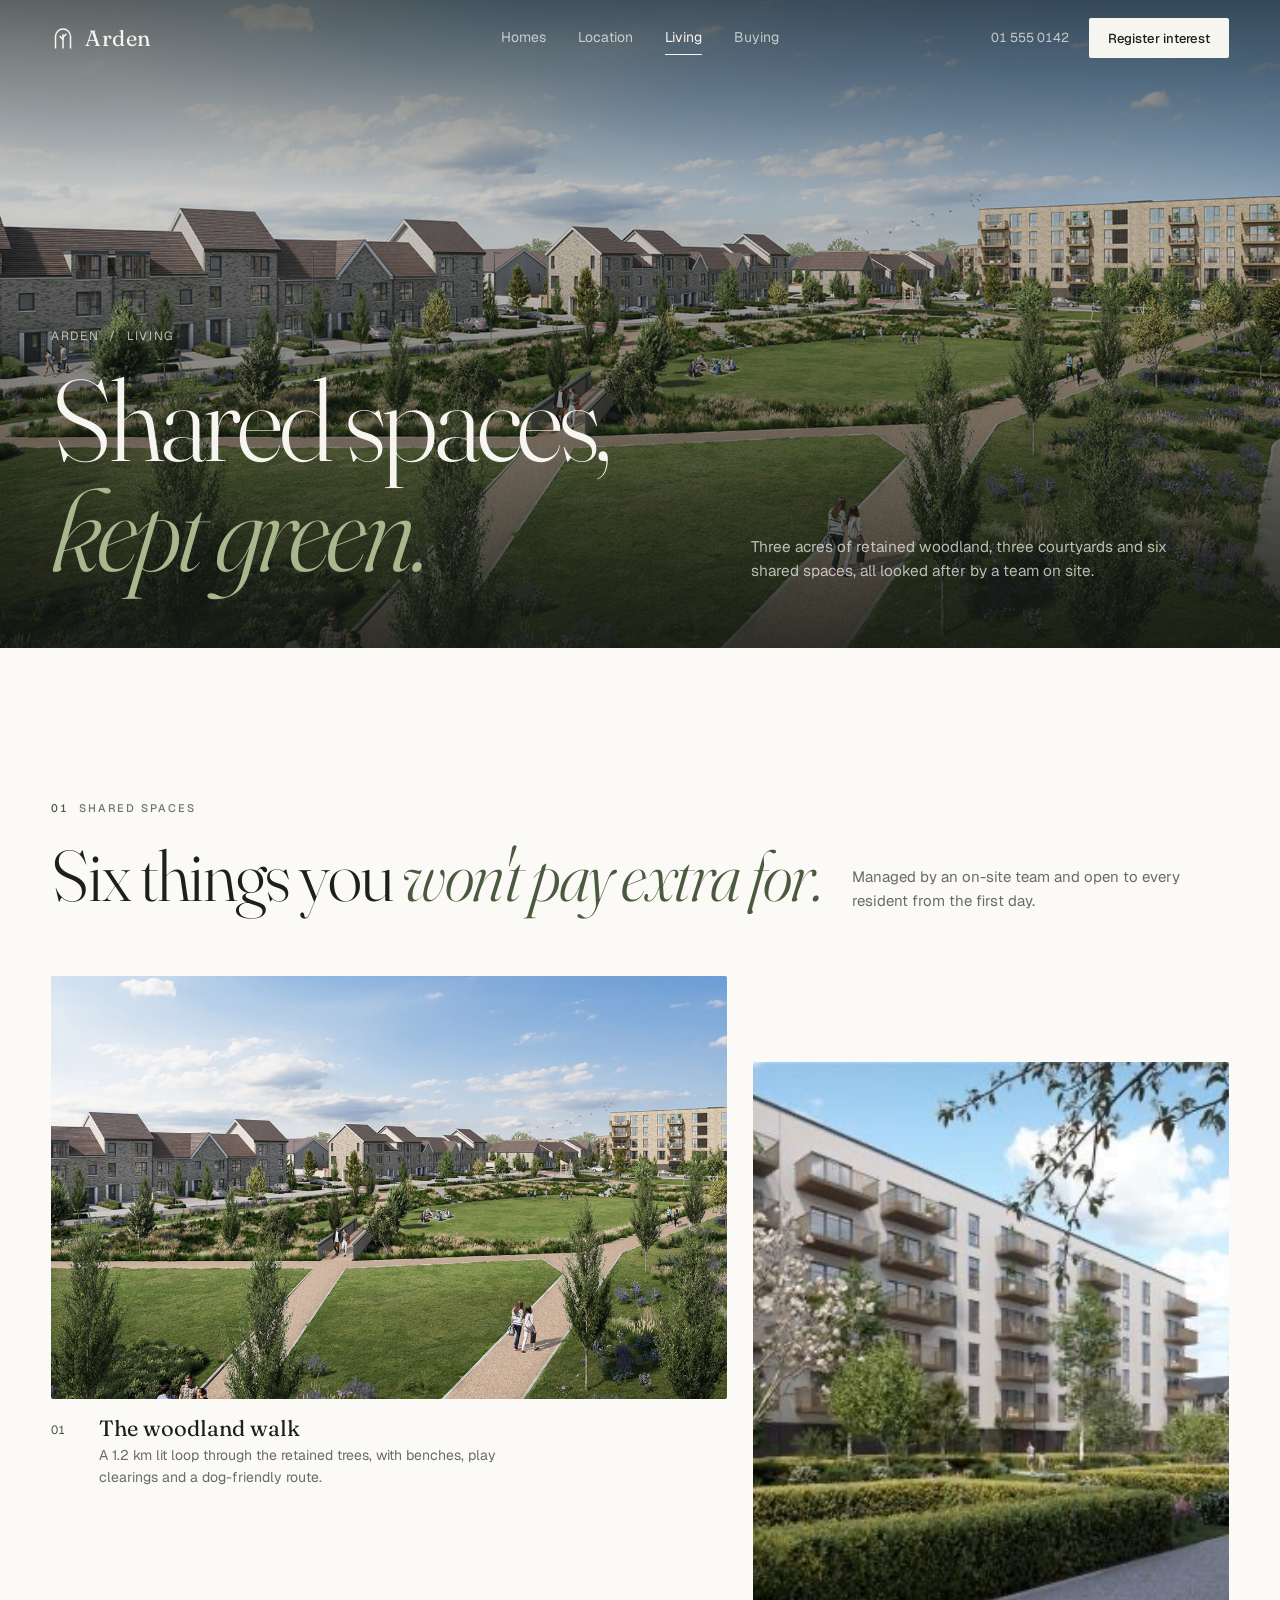
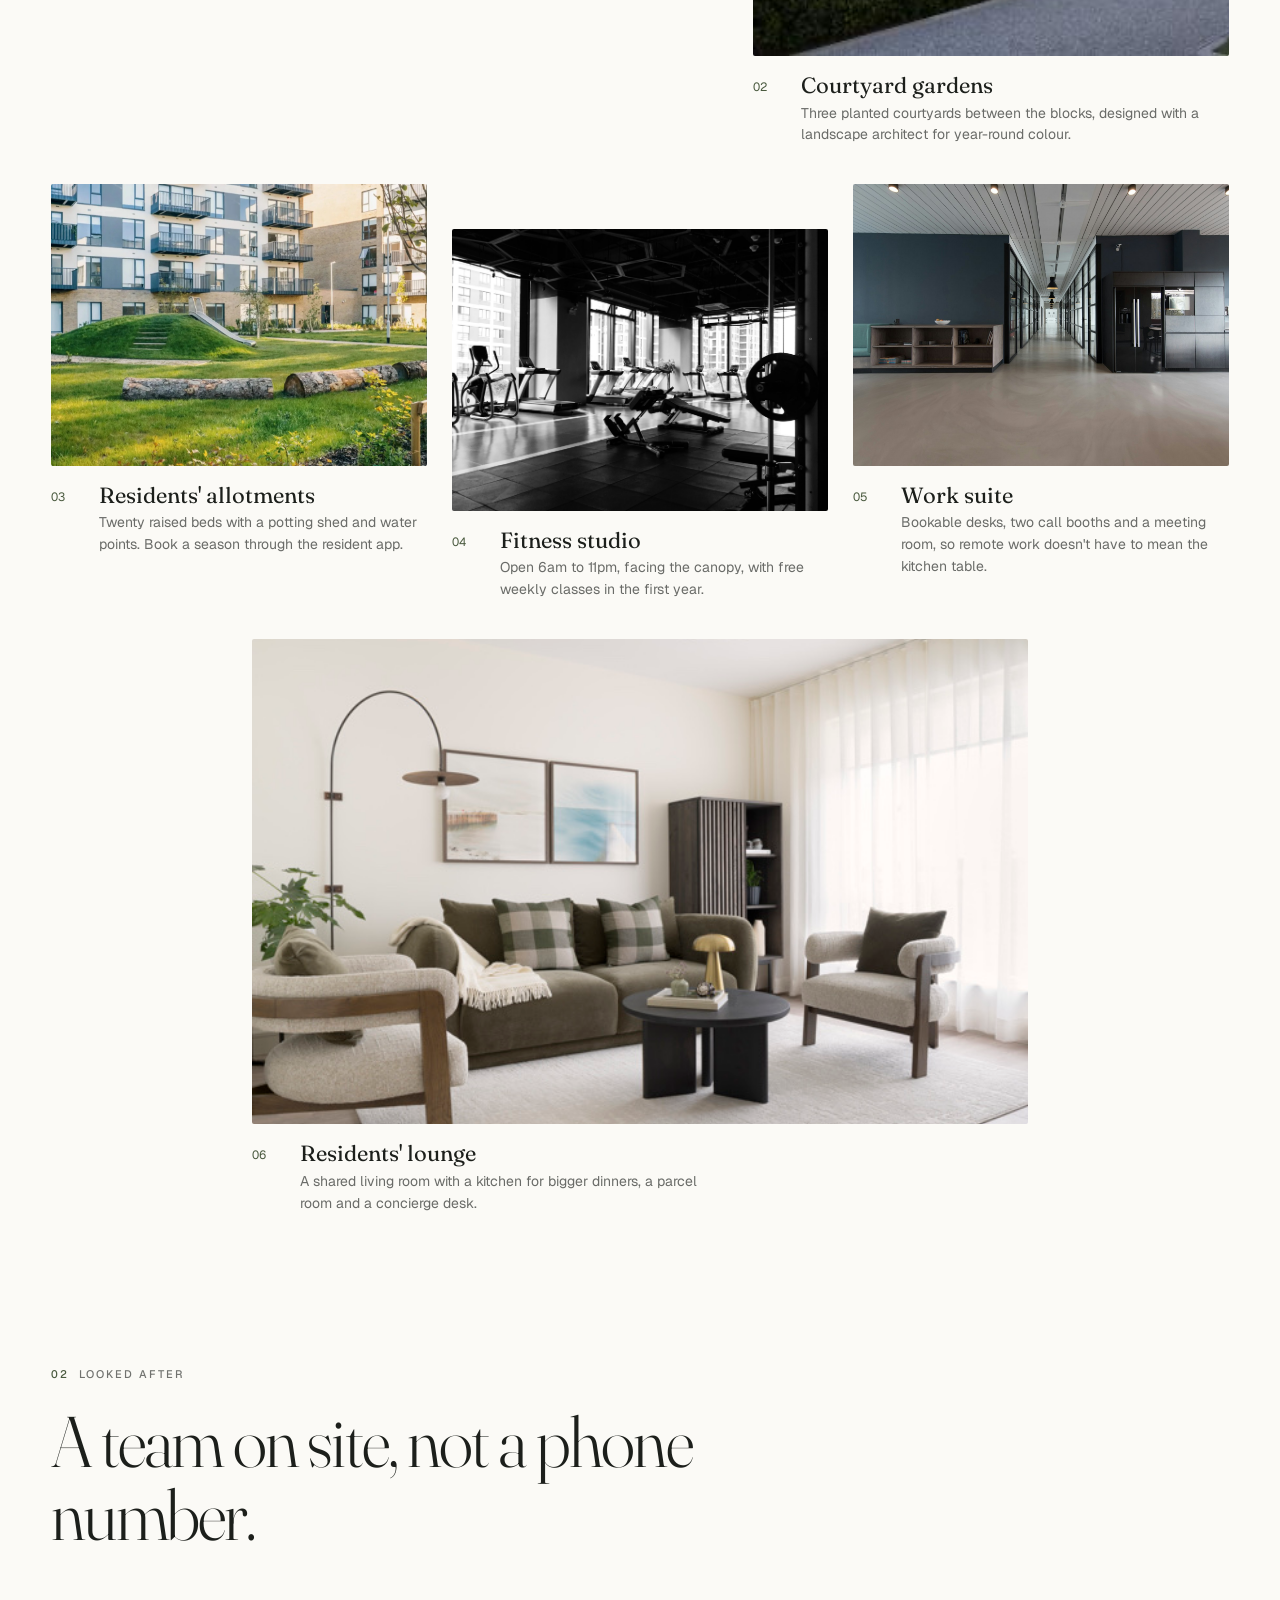
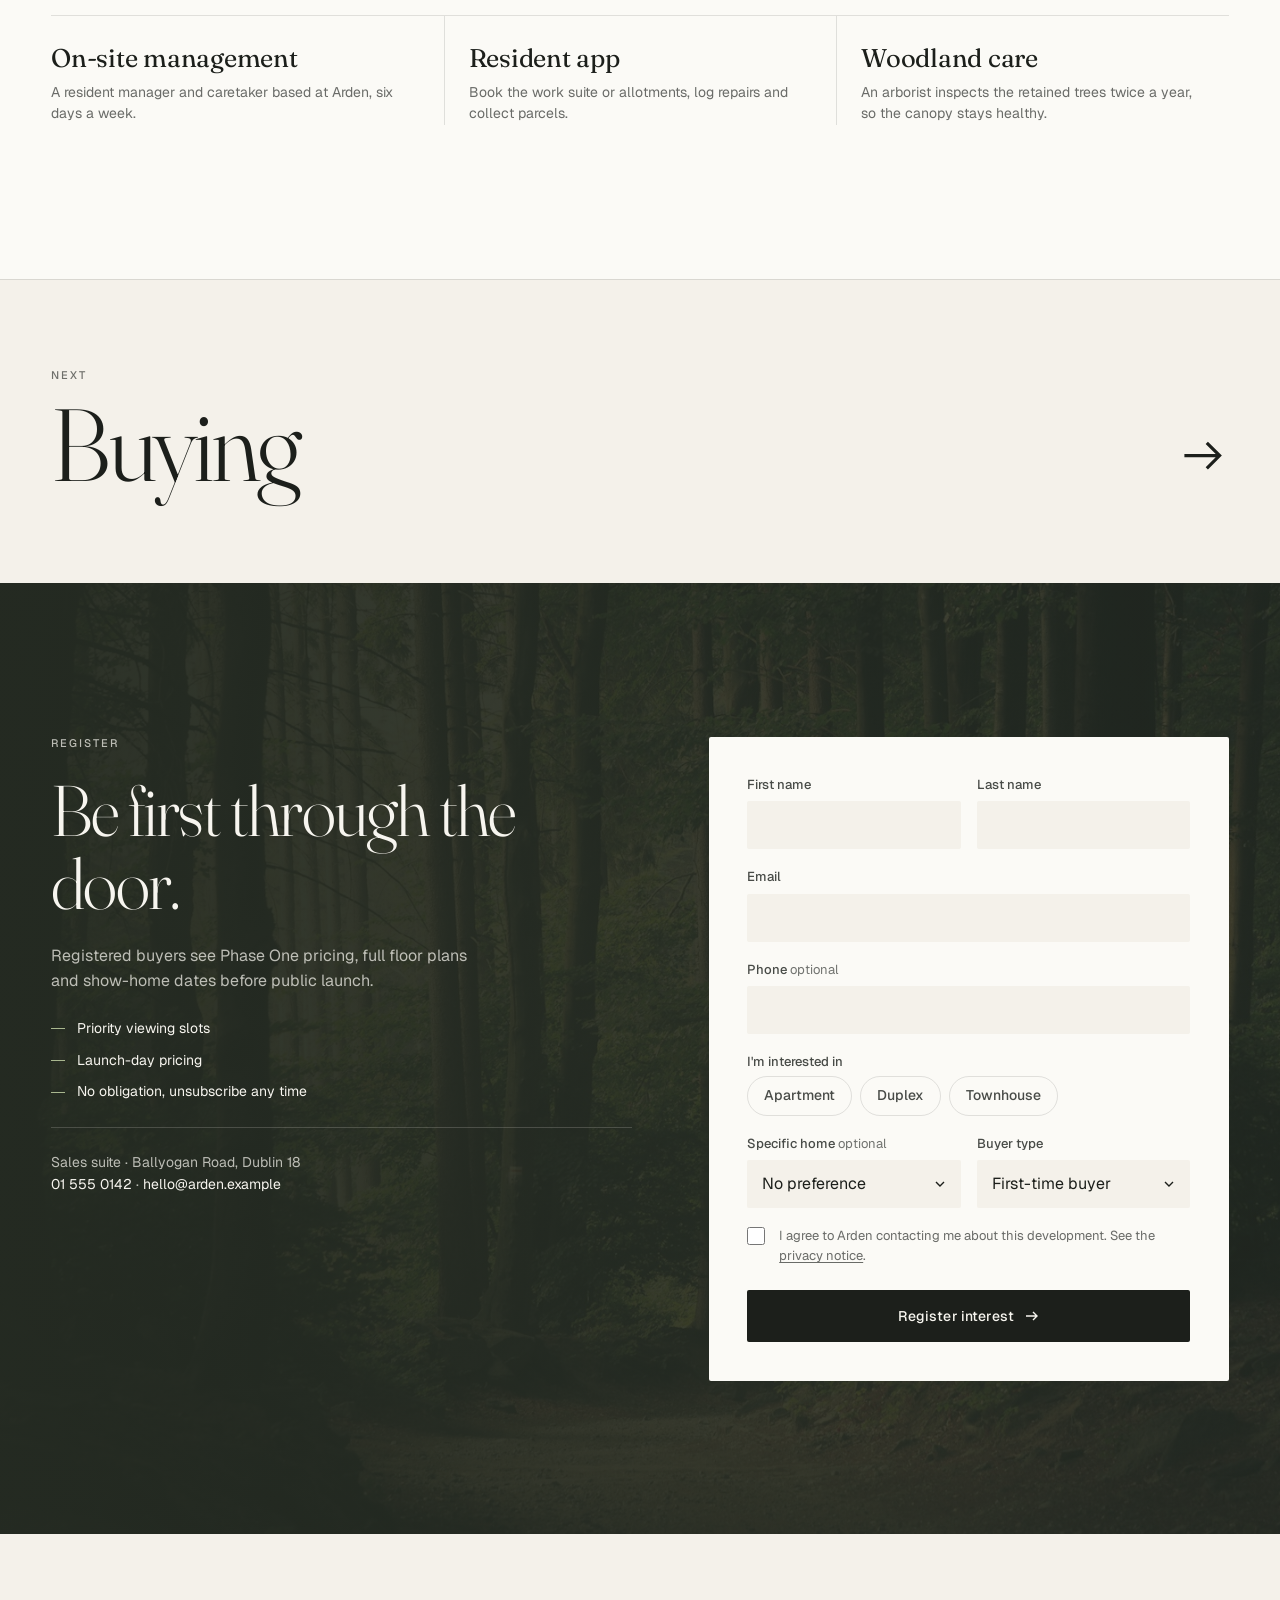
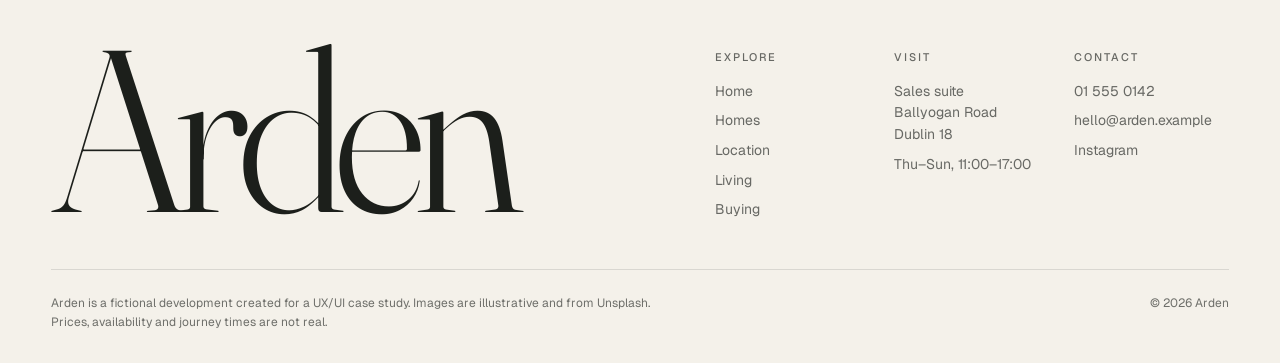
<file: living.html>
<!doctype html>
<html lang="en-IE">
<head>
  <meta charset="utf-8">
  <meta name="viewport" content="width=device-width, initial-scale=1, viewport-fit=cover">
  <title>Living — Arden, Dublin 18</title>
  <meta name="description" content="Shared spaces at Arden: woodland walk, courtyard gardens, allotments, fitness studio, work suite and residents' lounge.">
  <meta name="theme-color" content="#F4F1EA">
  <link rel="preconnect" href="https://fonts.googleapis.com">
  <link rel="preconnect" href="https://fonts.gstatic.com" crossorigin>
  <link href="https://fonts.googleapis.com/css2?family=Fraunces:ital,opsz,wght@0,9..144,300..400;1,9..144,300..400&family=Geist:wght@300;400;500;600&display=swap" rel="stylesheet">
  <link rel="stylesheet" href="styles.css?v=17">
</head>
<body data-page="living">
  <main id="main">
    <section class="phero" id="top" aria-labelledby="page-title">
      <div class="phero__media" aria-hidden="true"><img src="assets/img/arden-living-hero.jpg" alt="" fetchpriority="high"></div>
      <div class="wrap phero__grid">
        <div>
          <nav class="crumbs reveal-load" style="--d:0" aria-label="Breadcrumb"><a href="index.html">Arden</a><span aria-hidden="true">/</span><span aria-current="page">Living</span></nav>
          <h1 id="page-title" class="reveal-load" style="--d:1">Shared spaces, <em>kept green.</em></h1>
        </div>
        <div class="phero__side reveal-load" style="--d:2">
          <p class="phero__lede">Three acres of retained woodland, three courtyards and six shared spaces, all looked after by a team on site.</p>
          
        </div>
      </div>
    </section>

    <section class="living" id="spaces" aria-labelledby="living-title">
      <div class="wrap">
        <div class="sec-head">
          <p class="eyebrow"><span class="idx">01</span> Shared spaces</p>
          <h2 id="living-title" class="h2 reveal">Six things you <em>won't pay extra for.</em></h2>
          <p class="sec-head__aside reveal">Managed by an on-site team and open to every resident from the first day.</p>
        </div>
        <ul class="amen" data-amen></ul>
      </div>
    </section>

    <section class="care" aria-labelledby="care-title">
      <div class="wrap">
        <div class="sec-head">
          <p class="eyebrow"><span class="idx">02</span> Looked after</p>
          <h2 id="care-title" class="h2 reveal">A team on site, not a phone number.</h2>
        </div>
        <div class="care__grid">
          <div class="reveal"><p class="h3">On-site management</p><p>A resident manager and caretaker based at Arden, six days a week.</p></div>
          <div class="reveal"><p class="h3">Resident app</p><p>Book the work suite or allotments, log repairs and collect parcels.</p></div>
          <div class="reveal"><p class="h3">Woodland care</p><p>An arborist inspects the retained trees twice a year, so the canopy stays healthy.</p></div>
        </div>
      </div>
    </section>

    <nav class="next" aria-label="Next page">
      <div class="wrap"><a href="buying.html"><span><span class="eyebrow">Next</span><span class="next__t">Buying</span></span><svg class="arrow" viewBox="0 0 16 16" aria-hidden="true"><path d="M2 8h11M9 4l4 4-4 4"/></svg></a></div>
    </nav>

    <div data-slot="register"></div>
  </main>

  <script src="main.js?v=17"></script>
</body>
</html>
</file>
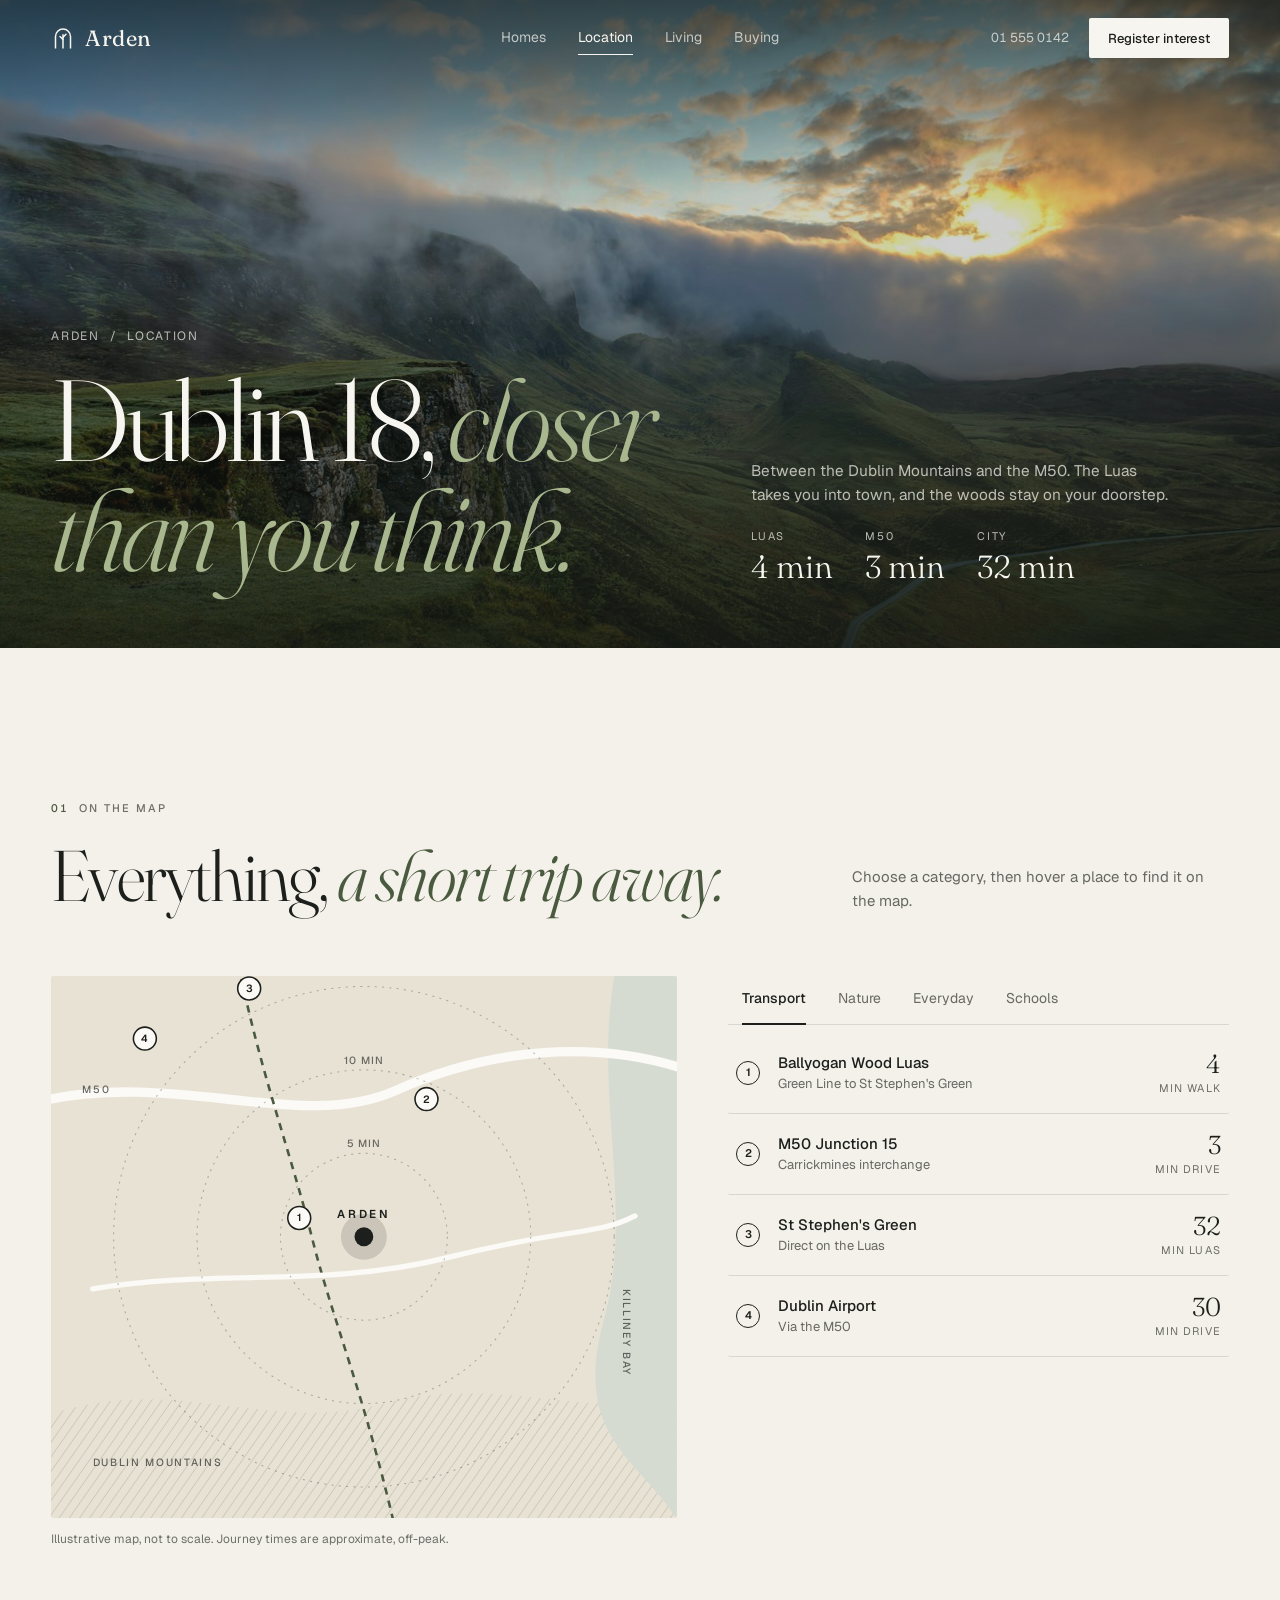
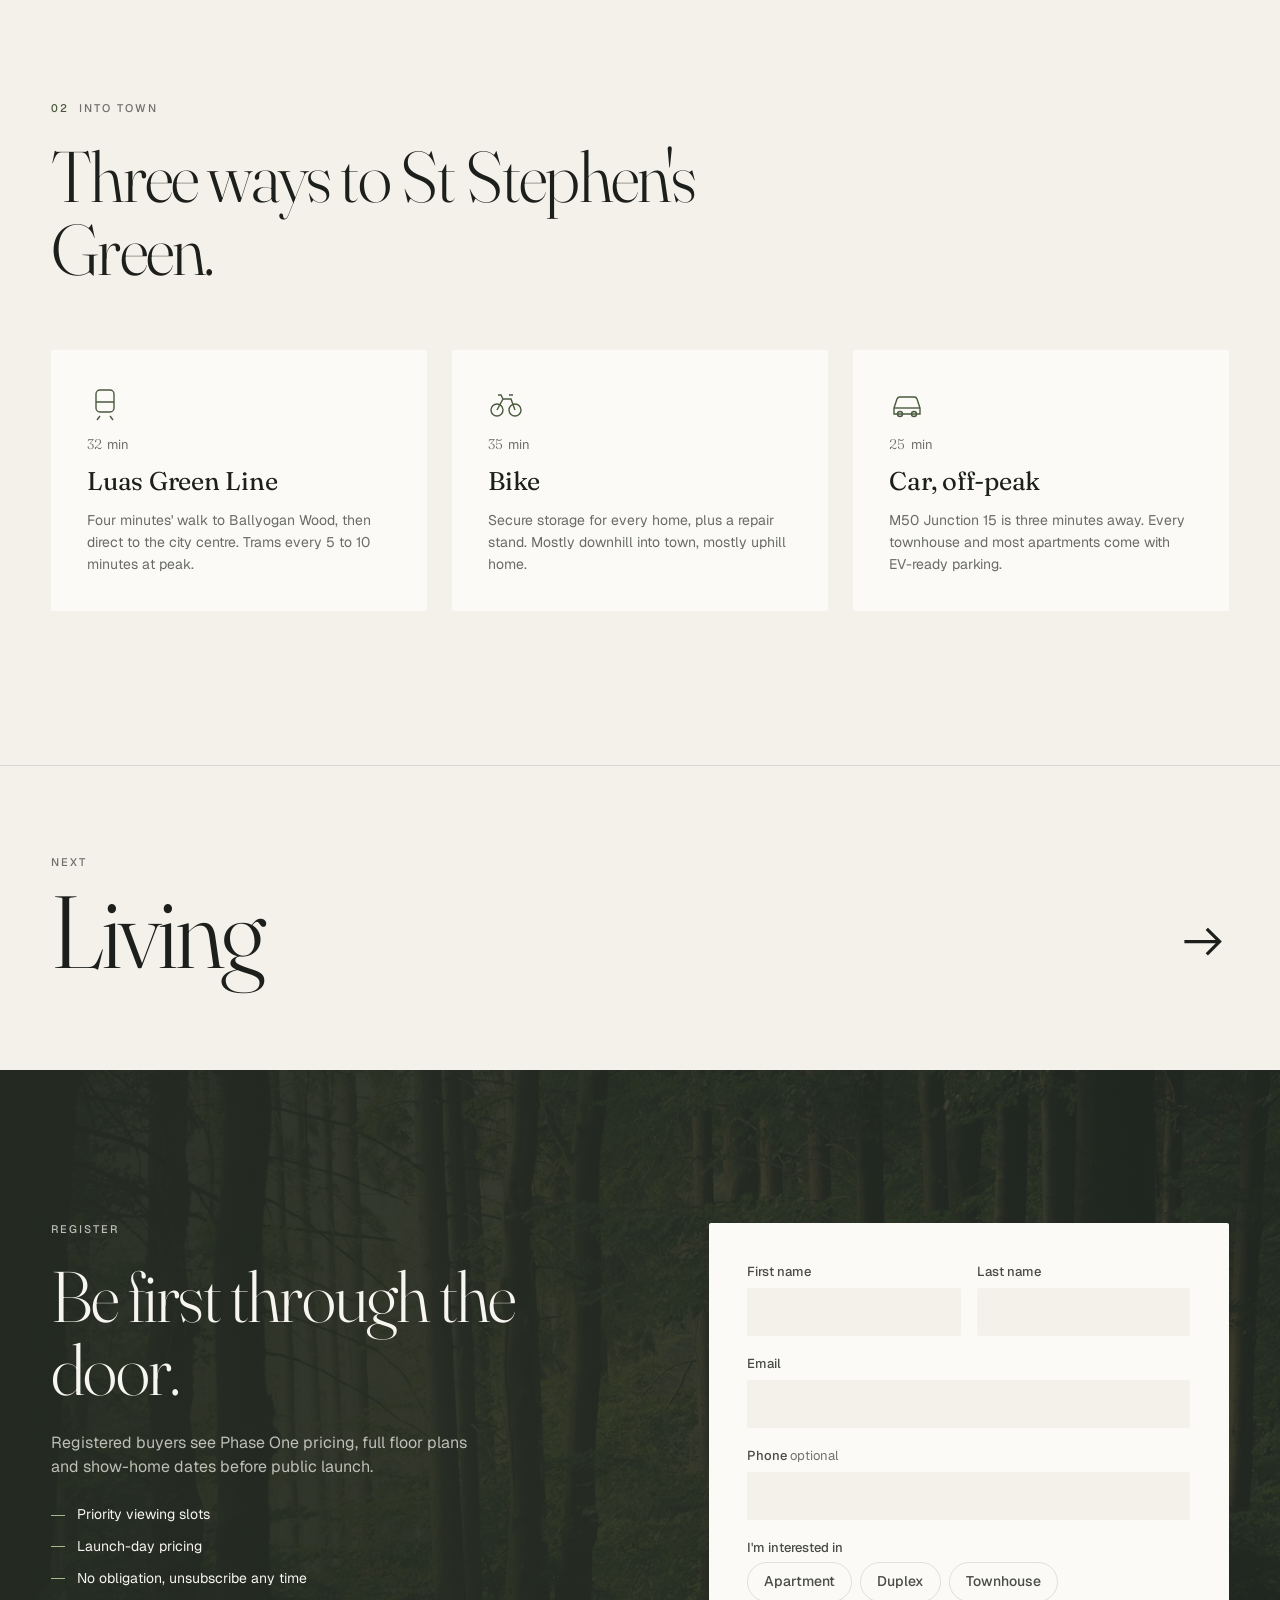
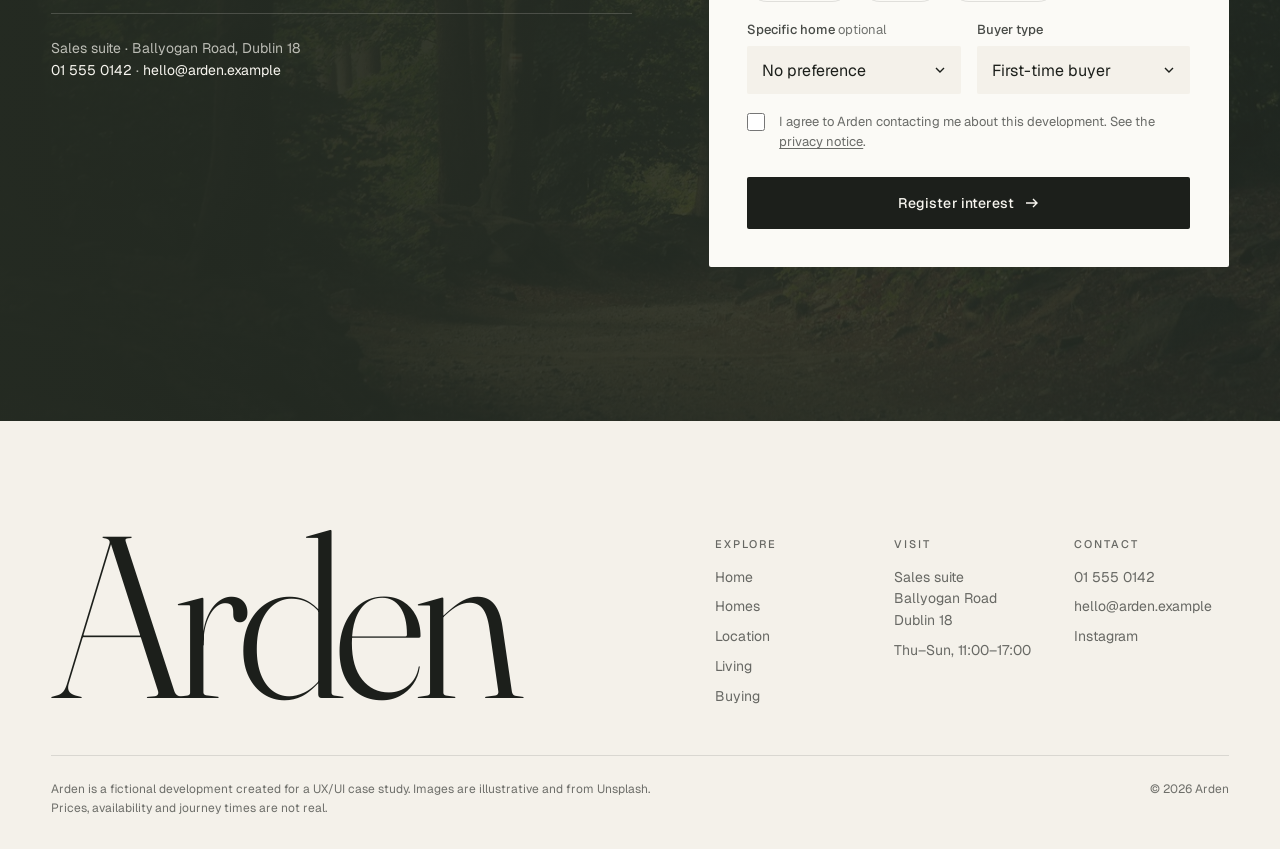
<file: location.html>
<!doctype html>
<html lang="en-IE">
<head>
  <meta charset="utf-8">
  <meta name="viewport" content="width=device-width, initial-scale=1, viewport-fit=cover">
  <title>Location — Arden, Dublin 18</title>
  <meta name="description" content="Arden sits between the Dublin Mountains and the M50 in Dublin 18, four minutes from the Luas.">
  <meta name="theme-color" content="#F4F1EA">
  <link rel="preconnect" href="https://fonts.googleapis.com">
  <link rel="preconnect" href="https://fonts.gstatic.com" crossorigin>
  <link href="https://fonts.googleapis.com/css2?family=Fraunces:ital,opsz,wght@0,9..144,300..400;1,9..144,300..400&family=Geist:wght@300;400;500;600&display=swap" rel="stylesheet">
  <link rel="stylesheet" href="styles.css?v=17">
</head>
<body data-page="location">
  <main id="main">
    <section class="phero" id="top" aria-labelledby="page-title">
      <div class="phero__media" aria-hidden="true"><img src="assets/img/1470071459604-3b5ec3a7fe05.jpg" alt="" fetchpriority="high"></div>
      <div class="wrap phero__grid">
        <div>
          <nav class="crumbs reveal-load" style="--d:0" aria-label="Breadcrumb"><a href="index.html">Arden</a><span aria-hidden="true">/</span><span aria-current="page">Location</span></nav>
          <h1 id="page-title" class="reveal-load" style="--d:1">Dublin 18, <em>closer than you think.</em></h1>
        </div>
        <div class="phero__side reveal-load" style="--d:2">
          <p class="phero__lede">Between the Dublin Mountains and the M50. The Luas takes you into town, and the woods stay on your doorstep.</p>
          <dl class="phero__stats"><div><dt>Luas</dt><dd>4 min</dd></div><div><dt>M50</dt><dd>3 min</dd></div><div><dt>City</dt><dd>32 min</dd></div></dl>
        </div>
      </div>
    </section>

    <section class="location" id="map" aria-labelledby="loc-title">
      <div class="wrap">
        <div class="sec-head">
          <p class="eyebrow"><span class="idx">01</span> On the map</p>
          <h2 id="loc-title" class="h2 reveal">Everything, <em>a short trip away.</em></h2>
          <p class="sec-head__aside reveal">Choose a category, then hover a place to find it on the map.</p>
        </div>

        <div class="loc">
          <div class="loc__map reveal">
            <svg viewBox="0 0 600 520" role="img" aria-labelledby="map-t map-d">
              <title id="map-t">Stylised map of Dublin 18</title>
              <desc id="map-d">Arden sits at the centre, with the Luas Green Line to the west, the M50 to the north and the Dublin Mountains to the south.</desc>
              <defs><pattern id="hatch" width="8" height="8" patternUnits="userSpaceOnUse" patternTransform="rotate(35)"><line x1="0" y1="0" x2="0" y2="8" class="map-hatch"/></pattern></defs>
              <rect width="600" height="520" class="map-bg"/>
              <path d="M0 420 C120 380 210 440 320 410 S520 430 600 400 L600 520 L0 520Z" fill="url(#hatch)"/>
              <path d="M540 0 C520 120 560 220 530 330 S560 460 600 520 L600 0Z" class="map-sea"/>
              <path d="M-10 120 C120 90 240 150 330 110 S520 60 610 90" class="map-road map-road--m"/>
              <path d="M180 -10 C200 90 230 170 250 250 S300 400 330 530" class="map-luas"/>
              <path d="M40 300 C160 280 260 300 380 270 S520 250 560 230" class="map-road"/>
              <circle cx="300" cy="250" r="80" class="map-ring"/>
              <circle cx="300" cy="250" r="160" class="map-ring"/>
              <circle cx="300" cy="250" r="240" class="map-ring"/>
              <text x="300" y="164" class="map-ring-l">5 min</text>
              <text x="300" y="84" class="map-ring-l">10 min</text>
              <text x="30" y="112" class="map-label">M50</text>
              <text x="40" y="470" class="map-label">Dublin Mountains</text>
              <text x="552" y="300" class="map-label map-label--v">Killiney Bay</text>
              <g data-pins></g>
              <g class="map-home" transform="translate(300 250)"><circle r="22" class="map-home__pulse"/><circle r="9" class="map-home__dot"/><text y="-18" class="map-home__l">ARDEN</text></g>
            </svg>
            <p class="loc__note">Illustrative map, not to scale. Journey times are approximate, off-peak.</p>
          </div>
          <div class="loc__panel">
            <div class="tabs" role="tablist" aria-label="Places nearby" data-loc-tabs></div>
            <ul class="places" data-places aria-live="polite"></ul>
          </div>
        </div>
      </div>
    </section>

    <section class="ways" aria-labelledby="ways-title">
      <div class="wrap">
        <div class="sec-head">
          <p class="eyebrow"><span class="idx">02</span> Into town</p>
          <h2 id="ways-title" class="h2 reveal">Three ways to St Stephen's Green.</h2>
        </div>
        <div class="ways__grid">
          <article class="way reveal">
            <svg class="way__icon" viewBox="0 0 36 36" aria-hidden="true"><rect x="9" y="4" width="18" height="22" rx="4"/><path d="M9 16h18M13 30l-3 4M23 30l3 4M13 21h.01M23 21h.01"/></svg>
            <p class="way__t">32<small>min</small></p>
            <h3 class="h3">Luas Green Line</h3>
            <p>Four minutes' walk to Ballyogan Wood, then direct to the city centre. Trams every 5 to 10 minutes at peak.</p>
          </article>
          <article class="way reveal">
            <svg class="way__icon" viewBox="0 0 36 36" aria-hidden="true"><circle cx="9" cy="24" r="6"/><circle cx="27" cy="24" r="6"/><path d="M9 24l6-11h8l4 11M15 13l-2-4h-3M21 9h4"/></svg>
            <p class="way__t">35<small>min</small></p>
            <h3 class="h3">Bike</h3>
            <p>Secure storage for every home, plus a repair stand. Mostly downhill into town, mostly uphill home.</p>
          </article>
          <article class="way reveal">
            <svg class="way__icon" viewBox="0 0 36 36" aria-hidden="true"><path d="M5 22l3-9a3 3 0 0 1 3-2h14a3 3 0 0 1 3 2l3 9v6H5z"/><circle cx="11" cy="28" r="2.5"/><circle cx="25" cy="28" r="2.5"/><path d="M5 22h26"/></svg>
            <p class="way__t">25<small>min</small></p>
            <h3 class="h3">Car, off-peak</h3>
            <p>M50 Junction 15 is three minutes away. Every townhouse and most apartments come with EV-ready parking.</p>
          </article>
        </div>
      </div>
    </section>

    <nav class="next" aria-label="Next page">
      <div class="wrap"><a href="living.html"><span><span class="eyebrow">Next</span><span class="next__t">Living</span></span><svg class="arrow" viewBox="0 0 16 16" aria-hidden="true"><path d="M2 8h11M9 4l4 4-4 4"/></svg></a></div>
    </nav>

    <div data-slot="register"></div>
  </main>

  <script src="main.js?v=17"></script>
</body>
</html>
</file>
<file: styles.css>
/* ==========================================================
   ARDEN — design tokens
   ========================================================== */
:root {
  --stone: #F4F1EA;
  --paper: #FBFAF6;
  --sand: #E8E2D5;
  --ink: #1C1F1B;
  --ink-80: rgba(28, 31, 27, .8);
  --ink-65: rgba(28, 31, 27, .65);
  --ink-45: rgba(28, 31, 27, .62);
  --ink-30: rgba(28, 31, 27, .3);
  --line: rgba(28, 31, 27, .12);
  --moss: #4A5A3F;
  --moss-deep: #252B22;
  --fern: #A9B78F;
  --light: #F7F5EF;
  --light-70: rgba(247, 245, 239, .72);
  --light-50: rgba(247, 245, 239, .66);
  --light-line: rgba(247, 245, 239, .18);

  --serif: "Fraunces", Georgia, "Times New Roman", serif;
  --sans: "Geist", "Helvetica Neue", Arial, sans-serif;

  --gutter: clamp(16px, 4vw, 56px);
  --max: 1360px;
  --sec: clamp(88px, 12vw, 176px);
  --r: 2px;

  --ease-out: cubic-bezier(.22, 1, .36, 1);
  --ease-in-out: cubic-bezier(.65, 0, .35, 1);
  --t-fast: 200ms;
}

*, *::before, *::after { box-sizing: border-box; }
[hidden] { display: none !important; }
html { -webkit-text-size-adjust: 100%; scroll-behavior: smooth; scroll-padding-top: 72px; }
body {
  margin: 0;
  background: var(--stone);
  color: var(--ink);
  font: 400 16px/1.55 var(--sans);
  -webkit-font-smoothing: antialiased;
  -moz-osx-font-smoothing: grayscale;
  overflow-x: hidden;
}
img { display: block; max-width: 100%; }
a { color: inherit; text-decoration: none; }
button { font: inherit; color: inherit; background: none; border: 0; padding: 0; cursor: pointer; }
h1, h2, h3, p, ul, ol, dl, dd, figure { margin: 0; padding: 0; }
ul, ol { list-style: none; }
em { font-style: italic; }
:focus-visible { outline: 2px solid var(--moss); outline-offset: 3px; }
::selection { background: var(--fern); color: var(--ink); }

.skip { position: absolute; left: -9999px; top: 8px; z-index: 100; background: var(--ink); color: var(--light); padding: 10px 14px; }
.skip:focus { left: 8px; }

.wrap { width: 100%; max-width: var(--max); margin: 0 auto; padding: 0 var(--gutter); }

/* ---------- type ---------- */
.eyebrow {
  font: 500 11px/1.2 var(--sans);
  letter-spacing: .18em;
  text-transform: uppercase;
  color: var(--ink-45);
  display: flex; align-items: center; gap: 10px;
}
.eyebrow--light { color: var(--light-70); }
.idx { font-variant-numeric: tabular-nums; color: var(--moss); }
.eyebrow--light .idx { color: var(--fern); }

.h2 {
  font: 300 clamp(38px, 5.6vw, 84px)/1.02 var(--serif);
  letter-spacing: -.025em;
  font-variation-settings: "opsz" 144;
}
.h2 em { color: var(--moss); }
.h2--light { color: var(--light); }
.h3 { font: 400 clamp(22px, 2vw, 28px)/1.15 var(--serif); letter-spacing: -.01em; }

/* ---------- buttons ---------- */
.btn {
  --bg: var(--ink); --fg: var(--light);
  display: inline-flex; align-items: center; justify-content: center; gap: 10px;
  min-height: 48px; padding: 0 24px;
  background: var(--bg); color: var(--fg);
  font: 500 14px/1 var(--sans); letter-spacing: .01em;
  border: 1px solid transparent; border-radius: var(--r);
  transition: background-color var(--t-fast) ease, color var(--t-fast) ease, border-color var(--t-fast) ease, transform 160ms var(--ease-out);
  white-space: nowrap;
}
.btn:active { transform: scale(.98); }
.btn--sm { min-height: 40px; padding: 0 18px; font-size: 13px; }
.btn--block { width: 100%; }
.btn--dark:hover { background: var(--moss-deep); }
.btn--light { --bg: var(--light); --fg: var(--ink); }
.btn--light:hover { --bg: #fff; }
.btn--ghost-light { --bg: transparent; --fg: var(--light); border-color: var(--light-50); }
.btn--ghost-light:hover { border-color: var(--light); background: rgba(247,245,239,.08); }

.arrow { width: 16px; height: 16px; flex: none; fill: none; stroke: currentColor; stroke-width: 1.4; transition: transform var(--t-fast) var(--ease-out); }
a:hover > .arrow, button:hover > .arrow, .is-hover .arrow { transform: translateX(3px); }

.link-arrow {
  display: inline-flex; align-items: center; gap: 10px;
  font-weight: 500; font-size: 14px;
  padding-bottom: 6px; border-bottom: 1px solid var(--ink-30);
  transition: border-color var(--t-fast);
}
.link-arrow:hover { border-color: var(--ink); }
.text-btn { text-decoration: underline; text-underline-offset: 3px; font-weight: 500; }

/* ==========================================================
   NAV
   ========================================================== */
.nav {
  position: fixed; inset: 0 0 auto; z-index: 50;
  color: var(--light);
  transition: transform 420ms var(--ease-out), background-color 300ms ease, color 300ms ease, box-shadow 300ms ease;
}
.nav__inner {
  max-width: var(--max); margin: 0 auto;
  padding: 18px var(--gutter);
  display: grid; grid-template-columns: 1fr auto 1fr; align-items: center; gap: 24px;
}
.nav.is-solid { background: rgba(244, 241, 234, .9); backdrop-filter: blur(14px) saturate(1.2); -webkit-backdrop-filter: blur(14px) saturate(1.2); color: var(--ink); box-shadow: 0 1px 0 var(--line); }
.nav.is-hidden { transform: translateY(-100%); }
.nav.is-solid [data-nav-cta] { --bg: var(--ink); --fg: var(--light); }

.brand { display: inline-flex; align-items: center; gap: 10px; justify-self: start; }
.brand__mark { width: 24px; height: 24px; }
.brand__word { font: 400 22px/1 var(--serif); letter-spacing: .02em; }

.nav__links { display: flex; gap: 32px; }
.nav__links a { font-size: 14px; opacity: .72; transition: opacity var(--t-fast); position: relative; }
.nav__links a:hover, .nav__links a[aria-current] { opacity: 1; }
.nav__links a[aria-current]::after { content: ""; position: absolute; left: 0; right: 0; bottom: -6px; height: 1px; background: currentColor; }

.nav__end { justify-self: end; display: flex; align-items: center; gap: 20px; }
.nav__phone { font-size: 13px; opacity: .72; font-variant-numeric: tabular-nums; transition: opacity var(--t-fast); }
.nav__phone:hover { opacity: 1; }

.nav__burger { display: none; width: 40px; height: 40px; position: relative; }
.nav__burger span { position: absolute; left: 10px; right: 10px; height: 1.5px; background: currentColor; transition: transform 300ms var(--ease-out); }
.nav__burger span:first-child { top: 16px; }
.nav__burger span:last-child { top: 23px; }
.nav__burger[aria-expanded="true"] span:first-child { transform: translateY(3.5px) rotate(45deg); }
.nav__burger[aria-expanded="true"] span:last-child { transform: translateY(-3.5px) rotate(-45deg); }

.menu {
  position: fixed; inset: 0; z-index: 45;
  background: var(--stone); color: var(--ink);
  padding: 96px var(--gutter) calc(24px + env(safe-area-inset-bottom));
  display: flex; flex-direction: column; justify-content: space-between;
  opacity: 0; transition: opacity 260ms ease;
}
.menu.is-open { opacity: 1; }
.menu nav a {
  display: flex; align-items: baseline; gap: 16px;
  font: 300 clamp(36px, 10vw, 56px)/1.1 var(--serif);
  padding: 10px 0; border-bottom: 1px solid var(--line);
  transform: translateY(12px); opacity: 0;
  transition: transform 500ms var(--ease-out), opacity 500ms var(--ease-out);
  transition-delay: calc(var(--i, 0) * 50ms + 80ms);
}
.menu.is-open nav a { transform: none; opacity: 1; }
.menu nav a[aria-current] { color: var(--moss); }
.menu nav a span { font: 500 11px var(--sans); letter-spacing: .15em; color: var(--moss); }
.menu__foot { display: grid; gap: 16px; font-size: 14px; color: var(--ink-65); }
body.menu-open .nav { color: var(--ink); background: transparent; box-shadow: none; backdrop-filter: none; }
body.menu-open .nav [data-nav-cta] { visibility: hidden; }

/* ==========================================================
   HERO — boomerang video, centred copy, anchored panel
   ========================================================== */
.hero {
  position: relative; isolation: isolate; overflow: hidden;
  min-height: 100vh; min-height: 100svh;
  display: flex; flex-direction: column; align-items: center;
  background: var(--stone); color: var(--ink);
}
/* Slightly oversized, anchored from the top so the canopy stays in frame */
.hero__bg { position: absolute; inset: 0; z-index: -2; overflow: hidden; }
.hero__bg > img, .hero__bg > video, .hero__bg > canvas {
  position: absolute; inset: 0; width: 100%; height: 100%;
  object-fit: cover; object-position: 50% 0;
  transform: scale(1.15); transform-origin: 50% 0;
}
.hero__bg > video, .hero__bg > canvas { opacity: 0; transition: opacity 900ms ease; }
.hero__bg.is-video > video, .hero__bg.is-looping > canvas { opacity: 1; }
/* A soft stone wash keeps the ink headline legible over the mist */
.hero__wash {
  position: absolute; inset: 0; z-index: -1; pointer-events: none;
  background:
    radial-gradient(ellipse 60% 48% at 50% 30%, rgba(244,241,234,.7) 0%, rgba(244,241,234,.35) 60%, rgba(244,241,234,0) 85%),
    linear-gradient(180deg, rgba(244,241,234,.55) 0%, rgba(244,241,234,.25) 45%, rgba(244,241,234,0) 70%);
}

.hero__copy {
  display: flex; flex-direction: column; align-items: center; text-align: center;
  padding: clamp(104px, 13vh, 148px) 16px 32px;
}
.hero__title {
  margin-top: 0;
  font: 300 clamp(44px, 8vw, 120px)/1 var(--serif);
  letter-spacing: -.035em;
  font-variation-settings: "opsz" 144;
}
.hero__title .line { display: block; overflow: hidden; padding-bottom: .06em; }
.hero__title .line > span { display: inline-block; transform: translateY(105%); animation: rise 1100ms var(--ease-out) forwards; animation-delay: calc(var(--d) * 110ms + 250ms); }
.hero__title em { color: var(--moss); }
.hero__lede { max-width: 440px; margin-top: clamp(20px, 2.4vw, 32px); color: var(--ink-65); font-size: clamp(15px, 1.2vw, 17px); }
.hero__ctas { display: flex; flex-wrap: wrap; justify-content: center; gap: 12px; margin-top: clamp(24px, 3vw, 40px); }
.btn--line { --bg: rgba(251,250,246,.35); --fg: var(--ink); border-color: var(--ink-45); }
.btn--line:hover { border-color: var(--ink); background: rgba(251,250,246,.5); }

.reveal-load { opacity: 0; transform: translateY(14px); animation: fadeUp 900ms var(--ease-out) forwards; animation-delay: calc(var(--d) * 110ms + 250ms); }
@keyframes rise { to { transform: none; } }
@keyframes fadeUp { to { opacity: 1; transform: none; } }
@keyframes drift {
  from { transform: scale(1.06) translate3d(0, 0, 0); }
  to   { transform: scale(1.16) translate3d(-2.2%, -1.6%, 0); }
}

.hero__dock { margin-top: auto; width: 100%; max-width: 1080px; padding: 0 16px; }
.hero__panel {
  background: rgba(251, 250, 246, .9);
  backdrop-filter: blur(10px) saturate(1.1); -webkit-backdrop-filter: blur(10px) saturate(1.1);
  border: 1px solid var(--line); border-bottom: 0;
  padding: clamp(28px, 4.4vw, 60px) clamp(20px, 4vw, 48px) 0;
  box-shadow: 0 -12px 40px -24px rgba(28,31,27,.25);
}
.hero__panel-top { display: grid; grid-template-columns: 1fr 1fr; gap: clamp(20px, 5vw, 64px); align-items: end; }
.hero__panel h2 { margin-top: 12px; font: 300 clamp(26px, 3.2vw, 42px)/1.08 var(--serif); letter-spacing: -.02em; }
.hero__panel-top > p { color: var(--ink-65); font-size: 15px; max-width: 420px; }
.hero__rule { height: 1px; background: var(--line); margin-top: clamp(24px, 3vw, 40px); }
.hero__rows { display: grid; grid-template-columns: repeat(3, 1fr); gap: 8px; padding: 12px 0; }
.hero__rows a {
  display: flex; align-items: center; gap: 12px;
  padding: 16px 20px; background: var(--sand); font-size: 15px;
  transition: background-color var(--t-fast) ease;
}
.hero__rows a:hover { background: #DDD5C4; }
.hero__rows .n { color: var(--ink-45); font-variant-numeric: tabular-nums; }
.hero__rows .s { color: var(--ink-30); margin: 0 -4px; }
.hero__rows .l { font-weight: 500; }
.hero__rows .m { margin-left: auto; font-size: 13px; color: var(--ink-65); }
.hero__rows .arrow { color: var(--ink-45); transition: transform var(--t-fast) var(--ease-out), color var(--t-fast); }
.hero__rows a:hover .arrow { color: var(--ink); transform: translateX(3px); }

@media (min-width: 701px) and (max-height: 860px) {
  .hero__copy { padding-top: 96px; padding-bottom: 24px; }
  .hero__title { font-size: clamp(44px, 11vh, 96px); }
  .hero__panel { padding-top: 28px; }
  .hero__rule { margin-top: 20px; }
}

/* The nav starts in ink over the light hero */
/* Light variant: the nav starts in ink over the bright render */
body:has(.hero:not(.hero--dark)) .nav:not(.is-solid) { color: var(--ink); }
body:has(.hero:not(.hero--dark)) .nav:not(.is-solid) [data-nav-cta] { --bg: var(--ink); --fg: var(--light); }

/* Dark photo variant: light type over a dusk image, same layout */
.hero--dark { background: var(--moss-deep); color: var(--light); }
.hero--dark .hero__bg > img { object-position: 50% 55%; transform-origin: 55% 60%; animation: drift 30s var(--ease-in-out) infinite alternate; }
.hero--dark .hero__wash {
  background:
    radial-gradient(ellipse 62% 50% at 50% 38%, rgba(20,24,19,.7) 0%, rgba(20,24,19,.3) 55%, rgba(20,24,19,0) 80%),
    linear-gradient(180deg, rgba(20,24,19,.6) 0%, rgba(20,24,19,.25) 40%, rgba(20,24,19,.35) 70%, rgba(20,24,19,.7) 100%);
}
.hero--dark .hero__title em { color: var(--fern); }
.hero--dark .hero__lede { color: rgba(247,245,239,.86); text-shadow: 0 1px 12px rgba(20,24,19,.6); }
.hero--dark .btn--dark { --bg: var(--light); --fg: var(--ink); }
.hero--dark .btn--dark:hover { background: #fff; }
.hero--dark .btn--line { --bg: rgba(247,245,239,.06); --fg: var(--light); border-color: var(--light-50); }
.hero--dark .btn--line:hover { border-color: var(--light); background: rgba(247,245,239,.12); }
.hero--dark .hero__panel { color: var(--ink); }

/* ==========================================================
   IDEA — scroll-scrubbed statement
   ========================================================== */
.idea { position: relative; height: 240vh; }
.idea__sticky { position: sticky; top: 0; height: 100vh; height: 100svh; display: flex; align-items: center; overflow: hidden; }
.idea__inner { position: relative; z-index: 2; display: grid; gap: 36px; }
.idea__text {
  max-width: 21ch;
  font: 300 clamp(30px, 4.4vw, 64px)/1.12 var(--serif);
  letter-spacing: -.02em;
  font-variation-settings: "opsz" 96;
  margin-left: clamp(0px, 6vw, 120px);
}
.idea__text .w { opacity: .14; transition: opacity 180ms linear; }
.idea__text .w.on { opacity: 1; }
.idea__inner .link-arrow { justify-self: start; margin-left: clamp(0px, 6vw, 120px); }
.idea__img { position: absolute; z-index: 1; overflow: hidden; border-radius: var(--r); will-change: transform; }
.idea__img img { width: 100%; height: 100%; object-fit: cover; }
.idea__img--a { width: clamp(250px, 30vw, 500px); aspect-ratio: 4/3; right: var(--gutter); top: 8vh; }
.idea__img--b { width: clamp(200px, 22vw, 370px); aspect-ratio: 3/2; right: calc(var(--gutter) + 6vw); bottom: 6vh; }

/* ==========================================================
   FACTS
   ========================================================== */
.facts { padding-block: 0 var(--sec); }
.facts__grid { display: grid; grid-template-columns: repeat(4, 1fr); border-top: 1px solid var(--line); }
.fact { padding: 28px 24px 0 0; display: flex; flex-direction: column-reverse; gap: 12px; }
.fact + .fact { padding-left: 24px; border-left: 1px solid var(--line); }
.fact dt { font-size: 13px; color: var(--ink-65); }
.fact dd { font: 300 clamp(44px, 5vw, 72px)/1 var(--serif); letter-spacing: -.03em; font-variant-numeric: tabular-nums; }
.fact dd small { font: 400 15px var(--sans); letter-spacing: 0; margin-left: 6px; color: var(--ink-65); }

/* ==========================================================
   SECTION HEAD (shared)
   ========================================================== */
.sec-head {
  display: grid; grid-template-columns: repeat(12, 1fr); column-gap: 24px; row-gap: 24px;
  margin-bottom: clamp(40px, 5vw, 72px);
}
.sec-head .eyebrow { grid-column: 1 / -1; }
.sec-head .h2 { grid-column: 1 / span 8; }
.sec-head__aside { grid-column: 9 / -1; align-self: end; color: var(--ink-65); font-size: 15px; max-width: 380px; }

/* ==========================================================
   HOMES
   ========================================================== */
.homes { padding-block: var(--sec); background: var(--paper); }
.filters {
  display: flex; flex-wrap: wrap; align-items: center; gap: 12px 28px;
  padding-bottom: 20px; margin-bottom: 32px; border-bottom: 1px solid var(--line);
}
.seg { display: inline-flex; background: var(--sand); padding: 3px; border-radius: 3px; }
.seg button {
  min-height: 38px; padding: 0 16px; font-size: 13px; font-weight: 500; color: var(--ink-65);
  border-radius: 2px; transition: background-color var(--t-fast), color var(--t-fast), box-shadow var(--t-fast);
}
.seg button:hover { color: var(--ink); }
.seg button[aria-checked="true"] { background: var(--paper); color: var(--ink); box-shadow: 0 1px 2px rgba(28,31,27,.08); }
.chips { display: inline-flex; align-items: center; gap: 6px; }
.chips__label { font-size: 12px; color: var(--ink-45); margin-right: 6px; text-transform: uppercase; letter-spacing: .14em; }
.chips button {
  min-width: 38px; min-height: 38px; padding: 0 12px; font-size: 13px; border: 1px solid var(--line); border-radius: 999px;
  transition: border-color var(--t-fast), background-color var(--t-fast), color var(--t-fast);
}
.chips button:hover { border-color: var(--ink-45); }
.chips button[aria-checked="true"] { background: var(--ink); color: var(--light); border-color: var(--ink); }
.filters__count { margin-left: auto; font-size: 13px; color: var(--ink-45); font-variant-numeric: tabular-nums; }

.grid-homes { display: grid; grid-template-columns: repeat(3, 1fr); gap: clamp(28px, 3vw, 48px) clamp(16px, 2vw, 28px); }
.home { animation: cardIn 500ms var(--ease-out) both; animation-delay: calc(var(--i) * 45ms); }
@keyframes cardIn { from { opacity: 0; transform: translateY(12px); } }
.home__btn { display: block; width: 100%; text-align: left; }
.home__img { position: relative; aspect-ratio: 4/3; overflow: hidden; background: var(--sand); border-radius: var(--r); }
.home__img img { width: 100%; height: 100%; object-fit: cover; transition: transform 900ms var(--ease-out); }
.home__btn:hover .home__img img { transform: scale(1.035); }
.status {
  position: absolute; top: 12px; left: 12px;
  display: inline-flex; align-items: center; gap: 6px;
  padding: 6px 10px; font-size: 11px; font-weight: 500; letter-spacing: .04em;
  background: rgba(251, 250, 246, .92); backdrop-filter: blur(6px); border-radius: 999px;
}
.status::before { content: ""; width: 6px; height: 6px; border-radius: 50%; background: var(--moss); }
.status--low::before { background: #B8792F; }
.status--soon::before { background: var(--ink-30); }
.home__meta { display: grid; grid-template-columns: 1fr auto; gap: 4px 16px; padding-top: 18px; }
.home__name { font: 400 26px/1.1 var(--serif); letter-spacing: -.01em; }
.home__price { font-size: 14px; text-align: right; align-self: end; }
.home__price small { display: block; font-size: 11px; color: var(--ink-45); text-transform: uppercase; letter-spacing: .12em; }
.home__type { font-size: 14px; color: var(--ink-65); }
.home__specs { grid-column: 1 / -1; display: flex; gap: 18px; margin-top: 14px; padding-top: 14px; border-top: 1px solid var(--line); font-size: 13px; color: var(--ink-65); font-variant-numeric: tabular-nums; }
.home__specs .view { margin-left: auto; display: inline-flex; align-items: center; gap: 6px; color: var(--ink); font-weight: 500; }
.home__btn:hover .arrow { transform: translateX(3px); }
.empty { padding: 48px 0; color: var(--ink-65); }

/* ==========================================================
   SPECIFICATION
   ========================================================== */
.spec { background: var(--moss-deep); color: var(--light); padding-block: var(--sec); }
.spec__grid { display: grid; grid-template-columns: 1fr 1fr; gap: clamp(32px, 6vw, 112px); align-items: start; }
.spec__media { position: sticky; top: 96px; aspect-ratio: 4/5; overflow: hidden; border-radius: var(--r); background: #1a1f18; }
.spec__media img { position: absolute; inset: 0; width: 100%; height: 100%; object-fit: cover; opacity: 0; transform: scale(1.04); transition: opacity 700ms ease, transform 1400ms var(--ease-out); }
.spec__media img.is-on { opacity: 1; transform: none; }
.spec__content { padding-top: 8px; }
.spec__content .h2 { margin-top: 24px; }
.spec__lede { margin-top: 20px; color: var(--light-70); max-width: 380px; }
.spec__list { margin-top: 48px; border-top: 1px solid var(--light-line); }
.spec__item { border-bottom: 1px solid var(--light-line); }
.spec__row {
  width: 100%; display: grid; grid-template-columns: 36px 1fr 16px; align-items: center; gap: 12px;
  padding: 22px 0; text-align: left;
}
.spec__n { font-size: 12px; color: var(--light-50); font-variant-numeric: tabular-nums; }
.spec__t { font: 400 clamp(22px, 2.2vw, 30px)/1.1 var(--serif); letter-spacing: -.01em; color: var(--light-70); transition: color var(--t-fast); }
.spec__row .arrow { color: var(--light-50); transition: transform 300ms var(--ease-out), color var(--t-fast); }
.spec__item.is-open .spec__t, .spec__row:hover .spec__t { color: var(--light); }
.spec__item.is-open .arrow { transform: rotate(90deg); color: var(--fern); }
.spec__body { display: grid; grid-template-rows: 0fr; transition: grid-template-rows 450ms var(--ease-out); }
.spec__item.is-open .spec__body { grid-template-rows: 1fr; }
.spec__body > div { overflow: hidden; }
.spec__body p { padding: 0 0 8px 48px; color: var(--light-70); max-width: 520px; }
.spec__body ul { padding: 8px 0 24px 48px; display: flex; flex-wrap: wrap; gap: 8px; }
.spec__body li { font-size: 12px; padding: 6px 10px; border: 1px solid var(--light-line); border-radius: 999px; color: var(--light-70); }

/* ==========================================================
   LOCATION
   ========================================================== */
.location { padding-block: var(--sec); }
.loc { display: grid; grid-template-columns: 1.25fr 1fr; gap: clamp(28px, 4vw, 64px); align-items: start; }
.loc__map svg { width: 100%; height: auto; display: block; border-radius: var(--r); }
.loc__note { margin-top: 12px; font-size: 12px; color: var(--ink-45); }
.map-bg { fill: var(--sand); }
.map-hatch { stroke: rgba(74, 90, 63, .28); stroke-width: 1.2; }
.map-sea { fill: #D6DBD2; }
.map-road { fill: none; stroke: var(--paper); stroke-width: 5; stroke-linecap: round; }
.map-road--m { stroke-width: 9; }
.map-luas { fill: none; stroke: var(--moss); stroke-width: 2.5; stroke-dasharray: 7 6; }
.map-ring { fill: none; stroke: var(--ink-30); stroke-width: 1; stroke-dasharray: 2 5; }
.map-ring-l { font: 500 10px var(--sans); fill: var(--ink-45); text-anchor: middle; letter-spacing: .08em; text-transform: uppercase; }
.map-label { font: 500 10px var(--sans); fill: var(--ink-65); letter-spacing: .16em; text-transform: uppercase; }
.map-label--v { writing-mode: vertical-rl; }
.map-home__dot { fill: var(--ink); }
.map-home__pulse { fill: var(--ink); opacity: .15; transform-box: fill-box; transform-origin: center; animation: pulse 2.8s var(--ease-out) infinite; }
@keyframes pulse { from { transform: scale(.4); opacity: .35; } to { transform: scale(1.6); opacity: 0; } }
.map-home__l { font: 600 11px var(--sans); letter-spacing: .24em; text-anchor: middle; fill: var(--ink); }
.pin { cursor: pointer; }
.pin circle { fill: var(--paper); stroke: var(--ink); stroke-width: 1.5; transition: fill var(--t-fast), r var(--t-fast); }
.pin text { font: 600 10px var(--sans); text-anchor: middle; dominant-baseline: central; fill: var(--ink); pointer-events: none; }
.pin.is-on circle { fill: var(--ink); r: 14; }
.pin.is-on text { fill: var(--light); }
.pin line { stroke: var(--ink); stroke-width: 1; stroke-dasharray: 2 3; opacity: 0; transition: opacity var(--t-fast); }
.pin.is-on line { opacity: .5; }

.tabs { display: flex; gap: 4px; flex-wrap: wrap; border-bottom: 1px solid var(--line); }
.tabs button {
  position: relative; padding: 12px 14px 14px; font-size: 14px; color: var(--ink-65);
  transition: color var(--t-fast);
}
.tabs button::after { content: ""; position: absolute; left: 14px; right: 14px; bottom: -1px; height: 2px; background: var(--ink); transform: scaleX(0); transition: transform 300ms var(--ease-out); }
.tabs button:hover { color: var(--ink); }
.tabs button[aria-selected="true"] { color: var(--ink); font-weight: 500; }
.tabs button[aria-selected="true"]::after { transform: scaleX(1); }
.places { margin-top: 8px; }
.place {
  display: grid; grid-template-columns: 28px 1fr auto; gap: 14px; align-items: center;
  padding: 18px 8px; border-bottom: 1px solid var(--line); border-radius: 2px;
  transition: background-color var(--t-fast);
  animation: cardIn 420ms var(--ease-out) both; animation-delay: calc(var(--i) * 40ms);
}
.place:hover, .place.is-on { background: rgba(232, 226, 213, .6); }
.place__n { width: 24px; height: 24px; border: 1px solid var(--ink); border-radius: 50%; display: grid; place-items: center; font-size: 11px; font-weight: 600; transition: background-color var(--t-fast), color var(--t-fast); }
.place.is-on .place__n { background: var(--ink); color: var(--light); }
.place__name { font-weight: 500; font-size: 15px; }
.place__sub { font-size: 13px; color: var(--ink-65); }
.place__time { text-align: right; font: 300 26px/1 var(--serif); font-variant-numeric: tabular-nums; }
.place__time small { display: block; margin-top: 4px; font: 400 11px var(--sans); color: var(--ink-45); letter-spacing: .1em; text-transform: uppercase; }

/* ==========================================================
   LIVING
   ========================================================== */
.living { padding-block: var(--sec); background: var(--paper); }
.amen { display: grid; grid-template-columns: repeat(12, 1fr); gap: clamp(28px, 3vw, 44px) clamp(16px, 2vw, 28px); }
.amen__item:nth-child(1) { grid-column: 1 / span 7; }
.amen__item:nth-child(2) { grid-column: 8 / span 5; margin-top: 18%; }
.amen__item:nth-child(3) { grid-column: 1 / span 4; }
.amen__item:nth-child(4) { grid-column: 5 / span 4; margin-top: 12%; }
.amen__item:nth-child(5) { grid-column: 9 / span 4; }
.amen__item:nth-child(6) { grid-column: 3 / span 8; }
.amen__img { overflow: hidden; border-radius: var(--r); aspect-ratio: 4/3; background: var(--sand); }
.amen__item:nth-child(1) .amen__img, .amen__item:nth-child(6) .amen__img { aspect-ratio: 16/10; }
.amen__item:nth-child(2) .amen__img { aspect-ratio: 4/5; }
.amen__img img { width: 100%; height: 100%; object-fit: cover; transition: transform 1200ms var(--ease-out); }
.amen__item:hover .amen__img img { transform: scale(1.03); }
.amen__cap { display: grid; grid-template-columns: 36px 1fr; gap: 4px 12px; padding-top: 16px; }
.amen__n { font-size: 12px; color: var(--moss); padding-top: 6px; font-variant-numeric: tabular-nums; }
.amen__t { font: 400 22px/1.2 var(--serif); }
.amen__d { grid-column: 2; font-size: 14px; color: var(--ink-65); max-width: 420px; }

/* ==========================================================
   PROGRESS + BUYING
   ========================================================== */
.progress { padding-block: var(--sec); }
.progress__grid { display: grid; grid-template-columns: 1fr 1fr; gap: clamp(32px, 6vw, 112px); align-items: start; }
.build { background: var(--paper); padding: clamp(24px, 3vw, 40px); border-radius: var(--r); position: sticky; top: 96px; }
.build__head { display: flex; justify-content: space-between; align-items: baseline; gap: 16px; }
.build__pct { font: 300 clamp(48px, 5vw, 72px)/1 var(--serif); letter-spacing: -.03em; font-variant-numeric: tabular-nums; }
.bar { height: 4px; background: var(--sand); margin: 24px 0 32px; overflow: hidden; border-radius: 4px; }
.bar span { display: block; height: 100%; width: 100%; background: var(--moss); transform-origin: left; transform: scaleX(0); transition: transform 1600ms var(--ease-out); }
.bar.is-in span { transform: scaleX(var(--v)); }
.timeline li { position: relative; display: grid; grid-template-columns: 110px 1fr; gap: 16px; padding: 14px 0 14px 28px; font-size: 14px; }
.timeline li::before { content: ""; position: absolute; left: 4px; top: 19px; width: 9px; height: 9px; border-radius: 50%; border: 1.5px solid var(--ink-30); background: var(--paper); z-index: 1; }
.timeline li::after { content: ""; position: absolute; left: 8px; top: 30px; bottom: -18px; width: 1px; background: var(--line); }
.timeline li:last-child::after { display: none; }
.timeline .is-done::before { background: var(--moss); border-color: var(--moss); }
.timeline .is-now::before { background: var(--paper); border-color: var(--moss); box-shadow: 0 0 0 4px rgba(74,90,63,.18); }
.t-date { color: var(--ink-45); font-variant-numeric: tabular-nums; }
.is-now .t-date { color: var(--moss); font-weight: 600; }
.t-name { color: var(--ink-80); }
.is-now .t-name { color: var(--ink); font-weight: 500; }

.buy .h3 { margin-bottom: 8px; }
.steps li { display: grid; grid-template-columns: 44px 1fr; gap: 16px; padding: 22px 0; border-bottom: 1px solid var(--line); }
.steps__n { font: 300 30px/1 var(--serif); color: var(--moss); }
.steps strong { font-weight: 500; font-size: 16px; }
.steps p { color: var(--ink-65); font-size: 14px; margin-top: 4px; }
.note { margin-top: 32px; padding: 24px; background: var(--sand); border-radius: var(--r); display: grid; gap: 10px; font-size: 15px; }

/* ==========================================================
   REGISTER
   ========================================================== */
.register { position: relative; color: var(--light); padding-block: var(--sec); isolation: isolate; overflow: hidden; background: var(--moss-deep); }
.register__bg { position: absolute; inset: 0; z-index: -1; }
.register__bg img { width: 100%; height: 100%; object-fit: cover; opacity: .38; filter: saturate(.7); }
.register__bg::after { content: ""; position: absolute; inset: 0; background: linear-gradient(90deg, rgba(37,43,34,.92) 0%, rgba(37,43,34,.6) 100%); }
.register__grid { display: grid; grid-template-columns: 1fr minmax(0, 520px); gap: clamp(40px, 6vw, 112px); align-items: start; }
.register__copy { display: grid; gap: 24px; align-content: start; }
.register__copy > p { color: var(--light-70); max-width: 420px; }
.register__perks { display: grid; gap: 10px; font-size: 14px; }
.register__perks li { display: flex; gap: 12px; align-items: center; }
.register__perks li::before { content: ""; width: 14px; height: 1px; background: var(--fern); }
.register address { font-style: normal; font-size: 14px; color: var(--light-70); padding-top: 24px; border-top: 1px solid var(--light-line); }
.register address a { color: var(--light); }

.form { background: var(--paper); color: var(--ink); padding: clamp(24px, 3vw, 40px); border-radius: var(--r); }
.form__inner { display: grid; gap: 18px; }
.field-row { display: grid; grid-template-columns: 1fr 1fr; gap: 16px; }
.field { display: grid; gap: 6px; border: 0; margin: 0; padding: 0; min-width: 0; }
.field label, .field legend { font-size: 13px; font-weight: 500; color: var(--ink-80); padding: 0; }
.opt { font-weight: 400; color: var(--ink-45); }
.field input, .field select {
  width: 100%; min-height: 48px; padding: 0 14px;
  font: 400 16px var(--sans); color: var(--ink);
  background: var(--stone); border: 1px solid transparent; border-radius: var(--r);
  transition: border-color var(--t-fast), background-color var(--t-fast);
  -webkit-appearance: none; appearance: none;
}
.field select { background-image: url("data:image/svg+xml,%3Csvg xmlns='http://www.w3.org/2000/svg' viewBox='0 0 16 16'%3E%3Cpath d='M4 6l4 4 4-4' fill='none' stroke='%231C1F1B' stroke-width='1.4'/%3E%3C/svg%3E"); background-repeat: no-repeat; background-position: right 12px center; background-size: 16px; padding-right: 36px; }
.field input:hover, .field select:hover { border-color: var(--line); }
.field input:focus, .field select:focus { outline: none; border-color: var(--ink); background: var(--paper); }
.field input[aria-invalid="true"] { border-color: #A4452E; }
.field__err { font-size: 12px; color: #A4452E; min-height: 0; }
.field__err:empty { display: none; }
.pick { display: flex; flex-wrap: wrap; gap: 8px; margin-top: 4px; }
.pick label { position: relative; }
.pick input { position: absolute; opacity: 0; inset: 0; margin: 0; cursor: pointer; }
.pick span { display: inline-flex; align-items: center; min-height: 40px; padding: 0 16px; border: 1px solid var(--line); border-radius: 999px; font-size: 14px; transition: all var(--t-fast); }
.pick label:hover span { border-color: var(--ink-45); }
.pick input:checked + span { background: var(--ink); color: var(--light); border-color: var(--ink); }
.pick input:focus-visible + span { outline: 2px solid var(--moss); outline-offset: 2px; }
.consent { display: grid; grid-template-columns: 20px 1fr; gap: 12px; font-size: 13px; color: var(--ink-65); align-items: start; }
.consent input { width: 18px; height: 18px; margin: 1px 0 0; accent-color: var(--ink); }
.consent a { text-decoration: underline; text-underline-offset: 2px; }
.form .btn { min-height: 52px; margin-top: 6px; }
.form__done { display: grid; gap: 14px; justify-items: start; padding: 24px 0; outline: none; }
.form__done svg { width: 48px; height: 48px; fill: none; stroke: var(--moss); stroke-width: 1.5; }
.form__done svg path { stroke-dasharray: 30; stroke-dashoffset: 30; animation: draw 600ms 200ms var(--ease-out) forwards; }
@keyframes draw { to { stroke-dashoffset: 0; } }
.form__done p { color: var(--ink-65); }

/* ==========================================================
   FOOTER
   ========================================================== */
.footer { background: var(--stone); padding-top: clamp(64px, 8vw, 120px); padding-bottom: calc(32px + env(safe-area-inset-bottom)); }
.footer__top { display: grid; grid-template-columns: 1.2fr 1fr; gap: 48px; align-items: end; padding-bottom: 48px; border-bottom: 1px solid var(--line); }
.footer__word { font: 300 clamp(96px, 18vw, 280px)/.8 var(--serif); letter-spacing: -.05em; color: var(--ink); }
.footer__cols { display: grid; grid-template-columns: repeat(3, 1fr); gap: 24px; font-size: 14px; }
.footer__cols > div { display: grid; gap: 8px; align-content: start; }
.footer__cols .eyebrow { margin-bottom: 8px; }
.footer__cols a { color: var(--ink-65); transition: color var(--t-fast); justify-self: start; }
.footer__cols a:hover { color: var(--ink); }
.footer__cols p { color: var(--ink-65); }
.footer__base { display: flex; justify-content: space-between; gap: 24px; padding-top: 24px; font-size: 12px; color: var(--ink-45); }
.footer__base p:first-child { max-width: 620px; }

/* ==========================================================
   DOCK (persistent conversion)
   ========================================================== */
.dock {
  position: fixed; right: var(--gutter); bottom: calc(20px + env(safe-area-inset-bottom)); z-index: 40;
  display: flex; gap: 6px; padding: 6px;
  background: rgba(28, 31, 27, .92); backdrop-filter: blur(10px); -webkit-backdrop-filter: blur(10px);
  border-radius: 4px; color: var(--light);
  transform: translateY(calc(100% + 40px)); opacity: 0;
  transition: transform 500ms var(--ease-out), opacity 300ms ease;
  box-shadow: 0 12px 32px -12px rgba(0,0,0,.35);
}
.dock.is-in { transform: none; opacity: 1; }
.dock a { display: inline-flex; align-items: center; gap: 12px; min-height: 44px; padding: 0 16px; border-radius: 2px; font-size: 14px; font-weight: 500; transition: background-color var(--t-fast); }
.dock__homes { color: var(--light-70); }
.dock__homes:hover { color: var(--light); background: rgba(247,245,239,.08); }
.dock__cta { background: var(--light); color: var(--ink); }
.dock__cta:hover { background: #fff; }
.dock__meta { font-size: 12px; font-weight: 400; color: var(--ink-65); padding-right: 12px; border-right: 1px solid var(--line); }

/* ==========================================================
   DRAWER
   ========================================================== */
.drawer { position: fixed; inset: 0; z-index: 60; }
.drawer__scrim { position: absolute; inset: 0; background: rgba(20, 24, 19, .5); opacity: 0; transition: opacity 320ms ease; }
.drawer__panel {
  position: absolute; top: 0; right: 0; bottom: 0; width: min(640px, 100%);
  background: var(--paper); overflow-y: auto; overscroll-behavior: contain; outline: none;
  transform: translateX(100%); transition: transform 480ms var(--ease-out);
}
.drawer.is-open .drawer__scrim { opacity: 1; }
.drawer.is-open .drawer__panel { transform: none; }
.drawer__close {
  position: sticky; top: 16px; float: right; margin: 16px 16px 0 0; z-index: 2;
  width: 44px; height: 44px; display: grid; place-items: center; border-radius: 50%;
  background: rgba(251, 250, 246, .92); backdrop-filter: blur(6px); transition: background-color var(--t-fast);
}
.drawer__close:hover { background: #fff; }
.drawer__close svg { width: 16px; height: 16px; stroke: currentColor; stroke-width: 1.5; }
.d-hero { aspect-ratio: 16/10; overflow: hidden; margin-top: -60px; }
.d-hero img { width: 100%; height: 100%; object-fit: cover; }
.d-body { padding: 28px clamp(20px, 4vw, 40px) 40px; display: grid; gap: 28px; }
.d-top { display: grid; gap: 8px; }
.d-top h2 { font: 300 clamp(36px, 5vw, 52px)/1 var(--serif); letter-spacing: -.02em; }
.d-top p { color: var(--ink-65); }
.d-specs { display: grid; grid-template-columns: repeat(4, 1fr); border-top: 1px solid var(--line); border-bottom: 1px solid var(--line); }
.d-specs div { padding: 16px 12px 16px 0; }
.d-specs div + div { padding-left: 12px; border-left: 1px solid var(--line); }
.d-specs dt { font-size: 11px; color: var(--ink-45); text-transform: uppercase; letter-spacing: .12em; }
.d-specs dd { font: 400 22px/1.2 var(--serif); margin-top: 6px; }
.d-plan { background: var(--stone); padding: 20px; border-radius: var(--r); }
.d-plan svg { width: 100%; height: auto; display: block; }
.d-plan .room { fill: var(--paper); stroke: var(--ink); stroke-width: 2; }
.d-plan .ext { fill: none; stroke: var(--ink-45); stroke-width: 1.5; stroke-dasharray: 4 4; }
.d-plan text { font: 500 9px var(--sans); fill: var(--ink-65); text-anchor: middle; letter-spacing: .08em; text-transform: uppercase; }
.d-plan text.sz { font-weight: 400; fill: var(--ink-45); letter-spacing: 0; text-transform: none; }
.d-plan figcaption { display: flex; justify-content: space-between; margin-top: 12px; font-size: 12px; color: var(--ink-45); }
.d-feat { display: grid; grid-template-columns: 1fr 1fr; gap: 10px 24px; font-size: 14px; }
.d-feat li { display: flex; gap: 10px; align-items: baseline; }
.d-feat li::before { content: ""; width: 10px; height: 1px; background: var(--moss); flex: none; transform: translateY(-4px); }
.d-cta { display: grid; grid-template-columns: 1fr 1fr; gap: 10px; position: sticky; bottom: 0; background: var(--paper); padding: 16px 0 calc(8px + env(safe-area-inset-bottom)); border-top: 1px solid var(--line); }
.d-cta .btn--outline { --bg: transparent; --fg: var(--ink); border-color: var(--ink-30); }
.d-cta .btn--outline:hover { border-color: var(--ink); }
body.lock { overflow: hidden; }

/* ==========================================================
   PAGE HERO (inner pages)
   ========================================================== */
.phero {
  position: relative; isolation: isolate; overflow: hidden;
  min-height: 72vh; min-height: 72svh; display: flex; align-items: flex-end;
  color: var(--light); background: var(--moss-deep);
  padding: 140px 0 clamp(40px, 5vw, 72px);
}
.phero__media { position: absolute; inset: 0; z-index: -2; }
.phero__media img { width: 100%; height: 100%; object-fit: cover; animation: drift 28s var(--ease-in-out) infinite alternate; transform-origin: 50% 60%; }
.phero::after { content: ""; position: absolute; inset: 0; z-index: -1; background: linear-gradient(180deg, rgba(20,24,19,.55) 0%, rgba(20,24,19,0) 30%), linear-gradient(0deg, rgba(20,24,19,.85) 0%, rgba(20,24,19,.2) 60%); }
.phero__grid { display: grid; grid-template-columns: 1.4fr 1fr; gap: 32px; align-items: end; }
.crumbs { display: flex; gap: 10px; font-size: 12px; letter-spacing: .14em; text-transform: uppercase; color: var(--light-70); }
.crumbs a:hover { color: var(--light); }
.phero h1 { margin-top: 20px; font: 300 clamp(52px, 9vw, 140px)/.95 var(--serif); letter-spacing: -.035em; font-variation-settings: "opsz" 144; }
.phero h1 em { color: var(--fern); }
.phero__lede { color: var(--light-70); max-width: 420px; justify-self: end; font-size: clamp(15px, 1.2vw, 17px); }
.phero__stats { display: flex; gap: 32px; margin-top: 20px; justify-self: end; }
.phero__stats dt { font-size: 11px; letter-spacing: .14em; text-transform: uppercase; color: var(--light-70); }
.phero__stats dd { font: 300 32px/1.1 var(--serif); margin-top: 4px; }

/* jump bar under inner hero */
.subnav { position: sticky; top: 0; z-index: 30; background: var(--stone); border-bottom: 1px solid var(--line); }
.subnav .wrap { display: flex; gap: 28px; overflow-x: auto; scrollbar-width: none; }
.subnav a { padding: 16px 0; font-size: 14px; color: var(--ink-65); white-space: nowrap; transition: color var(--t-fast); }
.subnav a:hover { color: var(--ink); }

/* next page */
.next { display: block; border-top: 1px solid var(--line); background: var(--stone); }
.next a { display: grid; grid-template-columns: 1fr auto; align-items: end; gap: 24px; padding-block: clamp(48px, 7vw, 96px); }
.next__t { display: block; margin-top: 14px; font: 300 clamp(48px, 8vw, 120px)/.95 var(--serif); letter-spacing: -.035em; transition: color var(--t-fast); }
.next a:hover .next__t { color: var(--moss); }
.next .arrow { width: clamp(32px, 4vw, 56px); height: clamp(32px, 4vw, 56px); stroke-width: 1; margin-bottom: 1vw; }

/* ==========================================================
   HOME TEASERS
   ========================================================== */
.tease-foot { display: flex; justify-content: space-between; align-items: center; gap: 16px 24px; flex-wrap: wrap; margin-top: clamp(40px, 5vw, 64px); padding-top: 24px; border-top: 1px solid var(--line); color: var(--ink-65); font-size: 15px; }
.tease-foot strong { color: var(--ink); font-weight: 500; }

.tease-loc { background: var(--moss-deep); color: var(--light); padding-block: var(--sec); }
.tease-loc__grid { display: grid; grid-template-columns: 1.1fr 1fr; gap: clamp(40px, 6vw, 112px); align-items: end; }
.tease-loc .h2 { margin: 24px 0 40px; }
.tease-loc .h2 em { color: var(--fern); }
.times { border-top: 1px solid var(--light-line); }
.times li { display: grid; grid-template-columns: 140px 1fr; gap: 16px; align-items: baseline; padding: 20px 0; border-bottom: 1px solid var(--light-line); }
.times__n { font: 300 44px/1 var(--serif); letter-spacing: -.02em; font-variant-numeric: tabular-nums; }
.times__n small { font: 400 11px var(--sans); letter-spacing: .12em; text-transform: uppercase; color: var(--light-70); margin-left: 8px; }
.times__l { color: var(--light-70); font-size: 15px; }

.tease-amen { padding-block: var(--sec); }
.tease-amen__grid { display: grid; grid-template-columns: 1.3fr 1fr 1fr; gap: clamp(16px, 2vw, 28px); align-items: start; margin-bottom: 40px; }
.tease-amen__grid .amen__img { aspect-ratio: 4/5; }
.tease-amen__item:nth-child(2) { margin-top: 12%; }
.tease-amen__item:hover .amen__img img { transform: scale(1.03); }

.tease-buy { padding-block: 0 var(--sec); }
.tease-buy__grid { display: grid; grid-template-columns: 1.2fr 1fr; gap: clamp(16px, 2vw, 28px); }
.card-link { display: flex; flex-direction: column; gap: 16px; padding: clamp(24px, 3vw, 40px); background: var(--paper); border-radius: var(--r); transition: background-color var(--t-fast); }
.card-link:hover { background: #fff; }
.card-link--sand { background: var(--sand); }
.card-link--sand:hover { background: #E1DACB; }
.card-link .bar { margin: 8px 0; }
.card-link__row { margin-top: auto; padding-top: 16px; border-top: 1px solid var(--line); display: flex; justify-content: space-between; align-items: center; gap: 16px; font-size: 14px; font-weight: 500; }
.card-link:hover .arrow { transform: translateX(3px); }

/* ==========================================================
   LOCATION page extras
   ========================================================== */
.ways { padding-block: 0 var(--sec); }
.ways__grid { display: grid; grid-template-columns: repeat(3, 1fr); gap: clamp(16px, 2vw, 28px); }
.way { background: var(--paper); padding: clamp(24px, 3vw, 36px); border-radius: var(--r); display: grid; gap: 14px; align-content: start; }
.way__icon { width: 36px; height: 36px; stroke: var(--moss); fill: none; stroke-width: 1.4; }
.way__t { font: 300 clamp(40px, 4vw, 56px)/1 var(--serif); letter-spacing: -.03em; }
.way__t small { font: 400 13px var(--sans); letter-spacing: 0; color: var(--ink-65); margin-left: 6px; }
.way p { color: var(--ink-65); font-size: 14px; }

/* ==========================================================
   LIVING page extras
   ========================================================== */
.care { padding-block: 0 var(--sec); background: var(--paper); }
.care__grid { display: grid; grid-template-columns: repeat(3, 1fr); border-top: 1px solid var(--line); }
.care__grid > div { padding: 28px 24px 0 0; display: grid; gap: 8px; align-content: start; }
.care__grid > div + div { padding-left: 24px; border-left: 1px solid var(--line); }
.care__grid p:last-child { color: var(--ink-65); font-size: 14px; }

/* ==========================================================
   BUYING page: FAQ
   ========================================================== */
.faq { padding-block: 0 var(--sec); }
.faq__grid { display: grid; grid-template-columns: 1fr 2fr; gap: clamp(24px, 6vw, 112px); }
.faq details { border-bottom: 1px solid var(--line); }
.faq details:first-child { border-top: 1px solid var(--line); }
.faq summary { list-style: none; cursor: pointer; display: flex; justify-content: space-between; gap: 24px; padding: 22px 0; font: 400 clamp(19px, 1.6vw, 22px)/1.3 var(--serif); }
.faq summary::-webkit-details-marker { display: none; }
.faq summary::after { content: ""; flex: none; width: 12px; height: 12px; margin-top: 7px; border-right: 1.4px solid currentColor; border-bottom: 1.4px solid currentColor; transform: rotate(45deg); transition: transform 300ms var(--ease-out); }
.faq details[open] summary::after { transform: rotate(-135deg); }
.faq summary:hover { color: var(--moss); }
.faq details p { padding: 0 48px 24px 0; color: var(--ink-65); max-width: 620px; }

@media (max-width: 900px) {
  .phero__grid, .tease-loc__grid, .tease-buy__grid, .faq__grid { grid-template-columns: 1fr; }
  .phero__lede, .phero__stats { justify-self: start; }
  .tease-amen__grid { display: flex; overflow-x: auto; scroll-snap-type: x mandatory; scroll-padding-inline: var(--gutter); margin: 0 calc(var(--gutter) * -1) 32px; padding: 0 var(--gutter) 4px; scrollbar-width: none; }
  .tease-amen__grid::-webkit-scrollbar { display: none; }
  .tease-amen__item { flex: 0 0 72%; scroll-snap-align: start; margin-top: 0 !important; }
  .ways__grid, .care__grid { grid-template-columns: 1fr; }
  .care__grid > div + div { padding-left: 0; border-left: 0; border-top: 1px solid var(--line); margin-top: 24px; }
  .times li { grid-template-columns: 120px 1fr; }
  .times__n { font-size: 36px; }
}

/* Cursor trail: sits above everything, never catches clicks */
.trail { position: fixed; inset: 0; width: 100vw; height: 100vh; z-index: 90; pointer-events: none; }

/* ==========================================================
   SCROLL REVEAL
   ========================================================== */
.reveal { opacity: 0; transform: translateY(18px); transition: opacity 800ms var(--ease-out), transform 800ms var(--ease-out); transition-delay: var(--rd, 0ms); }
.reveal.is-in { opacity: 1; transform: none; }
.no-js .reveal { opacity: 1; transform: none; }

/* ==========================================================
   RESPONSIVE
   ========================================================== */
@media (max-width: 1100px) {
  .nav__links { gap: 22px; }
  .nav__phone { display: none; }
  .grid-homes { grid-template-columns: repeat(2, 1fr); }
}

@media (max-width: 900px) {
  .nav__inner { grid-template-columns: 1fr auto; }
  .nav__links { display: none; }
  .nav__burger { display: block; }
  .nav__end { gap: 8px; }


  .hero__panel-top { grid-template-columns: 1fr; }
  .idea { height: 200vh; }
  .idea__text { margin-left: 0; }
  .idea__inner .link-arrow { margin-left: 0; }
  .idea__img--a { width: calc(50% - var(--gutter) - 4px); top: auto; right: var(--gutter); bottom: 6vh; }
  .idea__img--b { width: calc(50% - var(--gutter) - 4px); right: auto; left: var(--gutter); bottom: 6vh; aspect-ratio: 4/3; }

  .facts { padding-top: 0; }
  .facts__grid { grid-template-columns: 1fr 1fr; }
  .fact:nth-child(3) { padding-left: 0; border-left: 0; }
  .fact { padding-bottom: 28px; }
  .fact:nth-child(n+3) { border-top: 1px solid var(--line); }

  .sec-head .h2, .sec-head__aside { grid-column: 1 / -1; }

  .spec__grid { grid-template-columns: 1fr; }
  .spec__media { position: relative; top: 0; aspect-ratio: 4/3; order: 2; }
  .loc { grid-template-columns: 1fr; }
  .progress__grid { grid-template-columns: 1fr; }
  .build { position: static; }
  .register__grid { grid-template-columns: 1fr; }
  .footer__top { grid-template-columns: 1fr; }

  .amen { display: flex; overflow-x: auto; scroll-snap-type: x mandatory; scroll-padding-inline: var(--gutter); gap: 16px; margin: 0 calc(var(--gutter) * -1); padding: 0 var(--gutter) 8px; scrollbar-width: none; }
  .amen::-webkit-scrollbar { display: none; }
  .amen__item { flex: 0 0 78%; scroll-snap-align: start; margin-top: 0 !important; }
  .amen__item .amen__img { aspect-ratio: 4/5 !important; }

  .dock { left: 12px; right: 12px; bottom: calc(12px + env(safe-area-inset-bottom)); }
  .dock a { flex: 1; justify-content: center; white-space: nowrap; padding: 0 12px; }
  .dock__homes { flex: 0 0 auto !important; }
  .dock__cta .arrow { display: none; }
  .dock__meta { display: none; }
}

@media (max-width: 600px) {
  [data-nav-cta] { display: none; }
  .hero__rows { grid-template-columns: 1fr; gap: 6px; padding-bottom: 16px; }
  .hero__rows a { padding: 14px 16px; }
  .grid-homes { grid-template-columns: 1fr; }
  .filters { gap: 12px; }
  .seg { width: 100%; overflow-x: auto; scrollbar-width: none; }
  .seg button { flex: 1; padding: 0 10px; }
  .filters__count { margin-left: 0; width: 100%; }
  .field-row { grid-template-columns: 1fr; }
  .d-specs { grid-template-columns: 1fr 1fr; }
  .d-specs div:nth-child(3) { padding-left: 0; border-left: 0; }
  .d-specs div:nth-child(n+3) { border-top: 1px solid var(--line); }
  .d-feat { grid-template-columns: 1fr; }
  .drawer__panel { top: 6svh; width: 100%; border-radius: 12px 12px 0 0; transform: translateY(100%); }
  .d-hero { border-radius: 12px 12px 0 0; }
  .footer__cols { grid-template-columns: 1fr 1fr; }
  .footer__base { flex-direction: column; }
  .timeline li { grid-template-columns: 1fr; gap: 2px; }
  .place__time { font-size: 22px; }
}

@media (prefers-reduced-motion: reduce) {
  *, *::before, *::after { animation-duration: 1ms !important; animation-iteration-count: 1 !important; transition-duration: 1ms !important; scroll-behavior: auto !important; }
  .phero__media img, .hero--dark .hero__bg > img { animation: none; }
  .idea__text .w { opacity: 1; }
}
</file>
